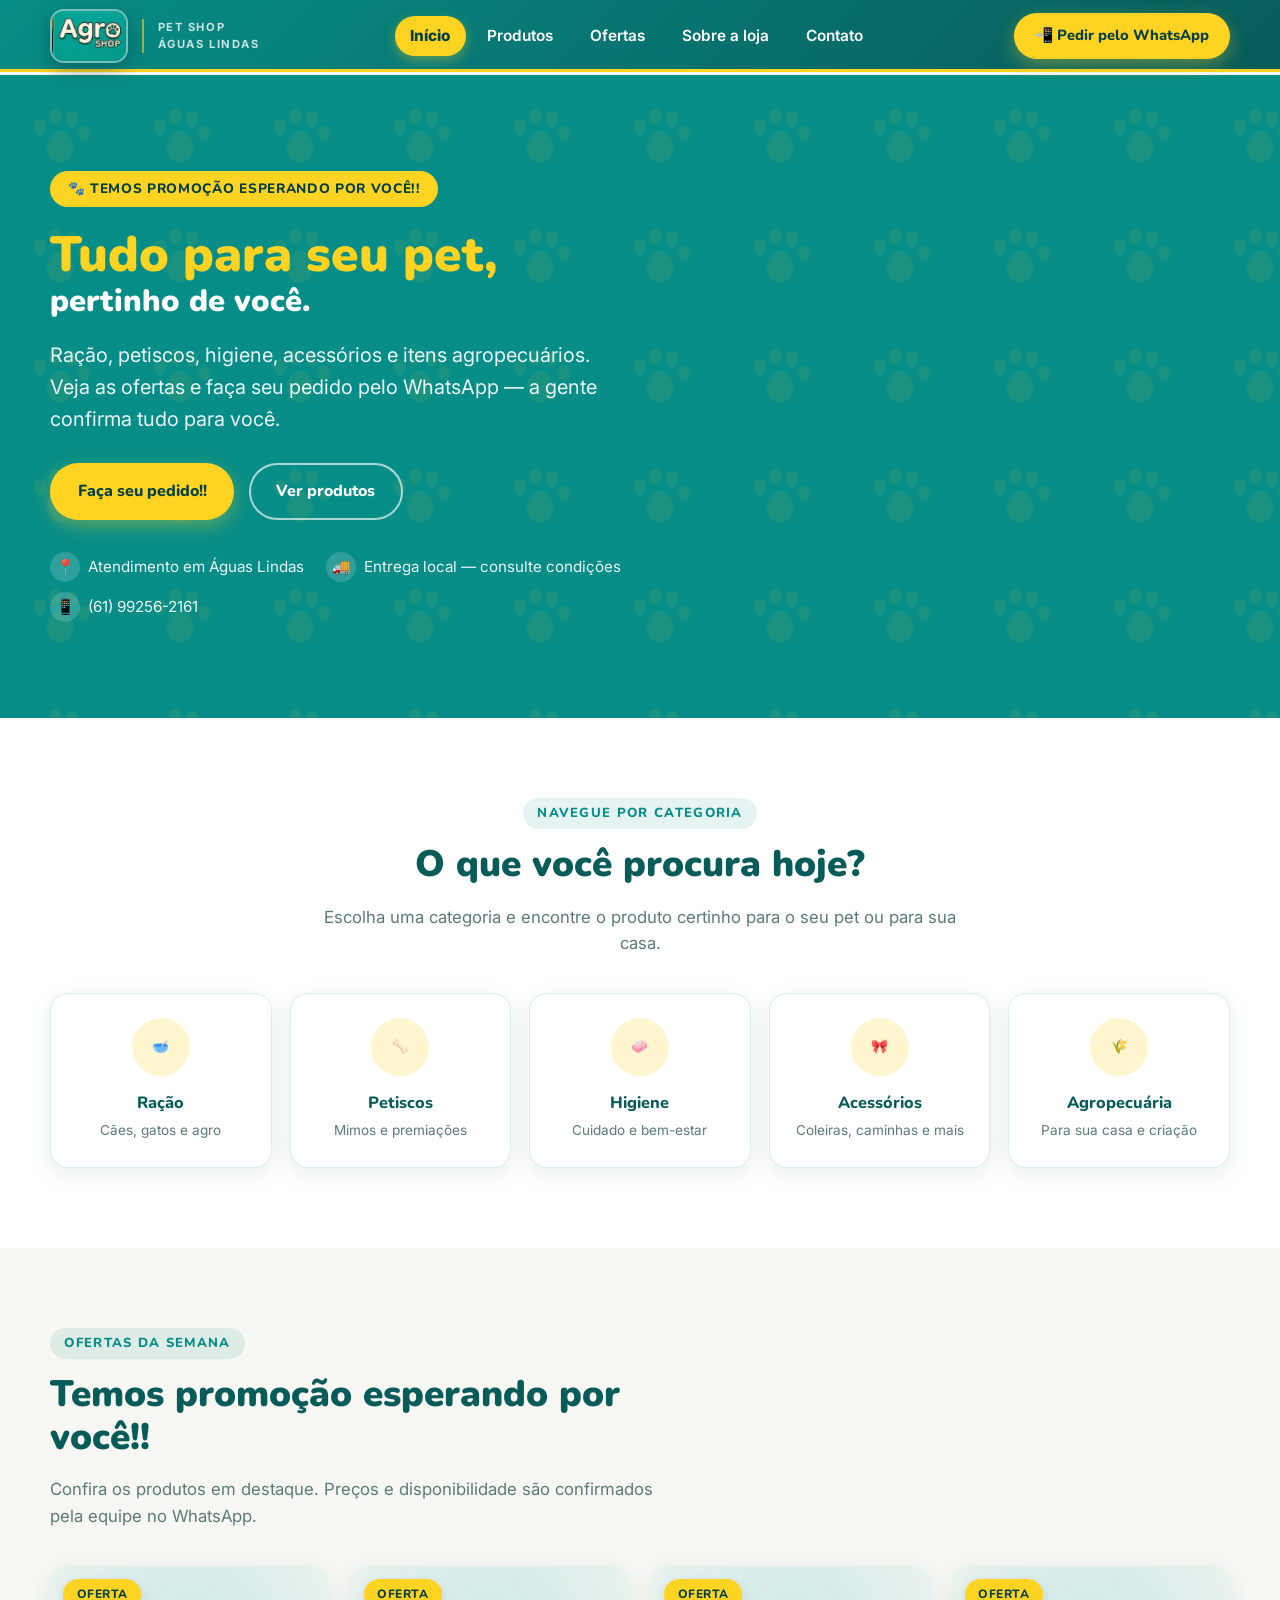
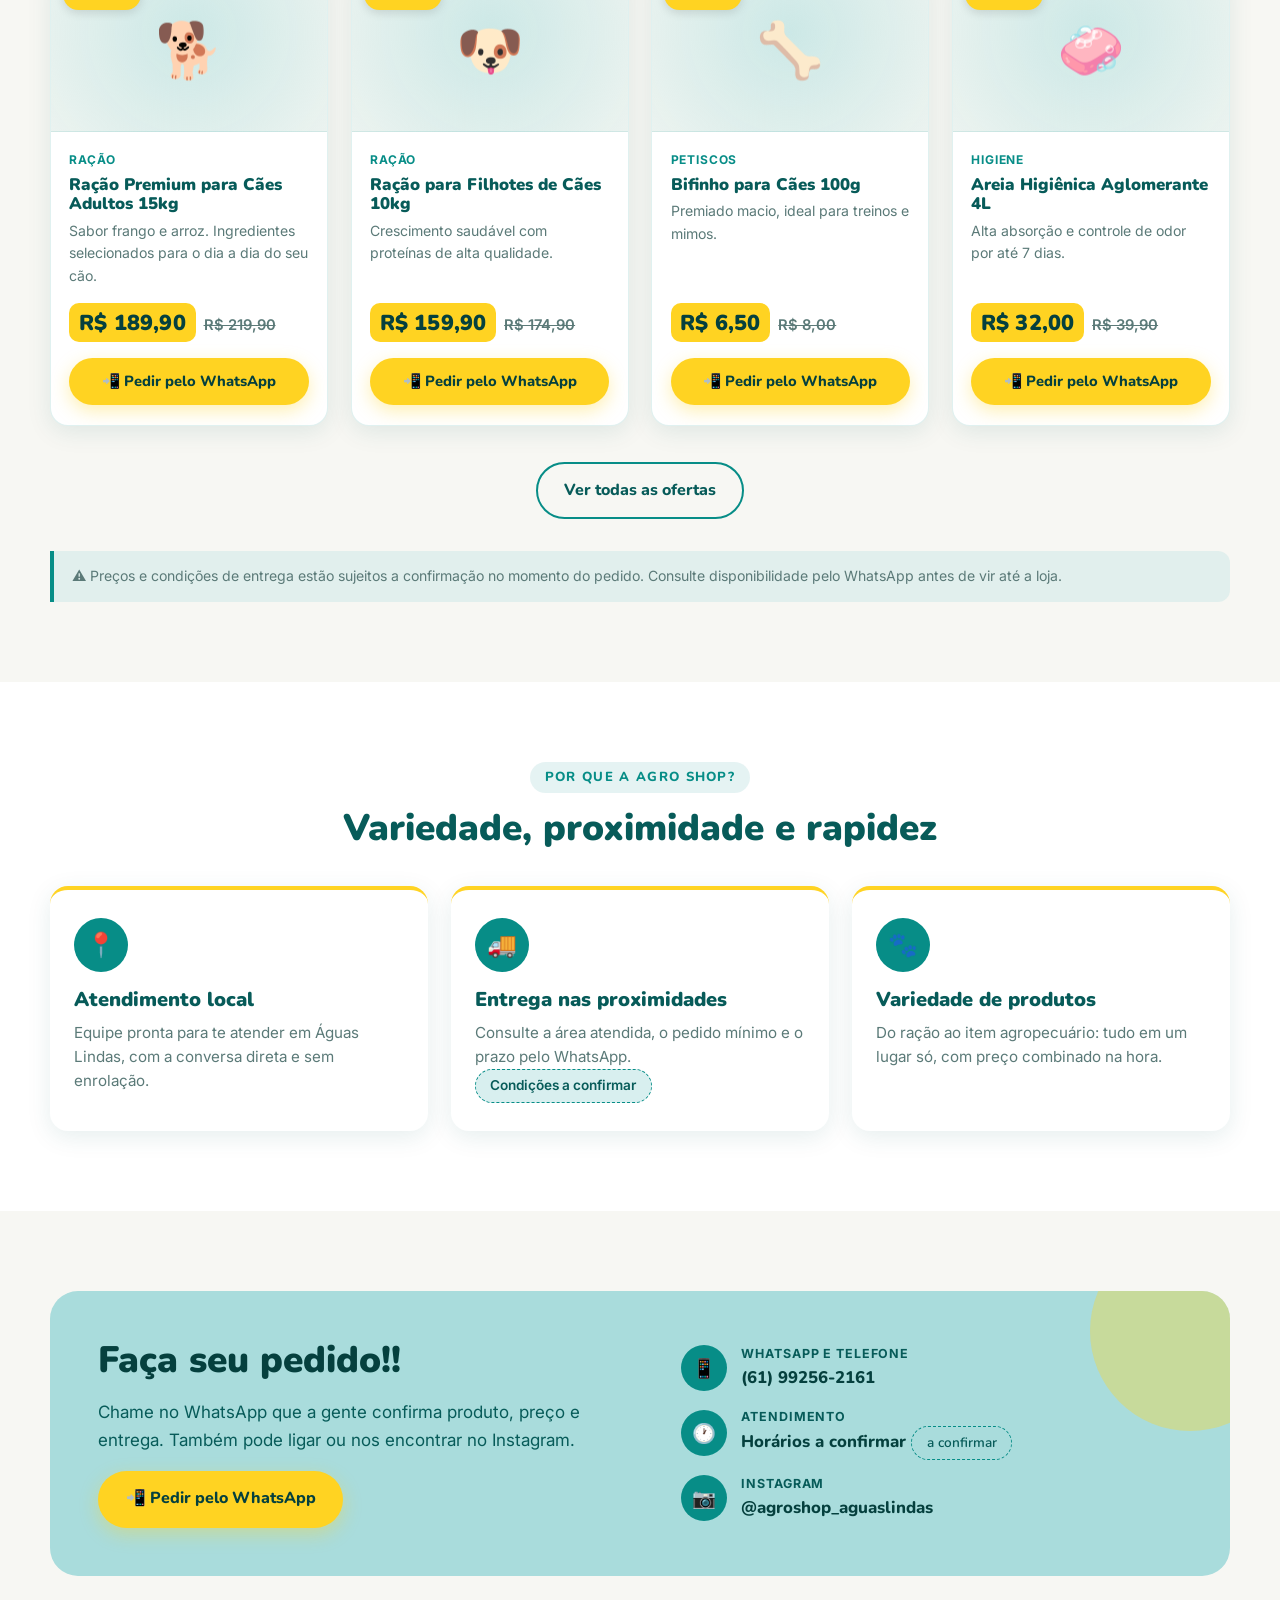
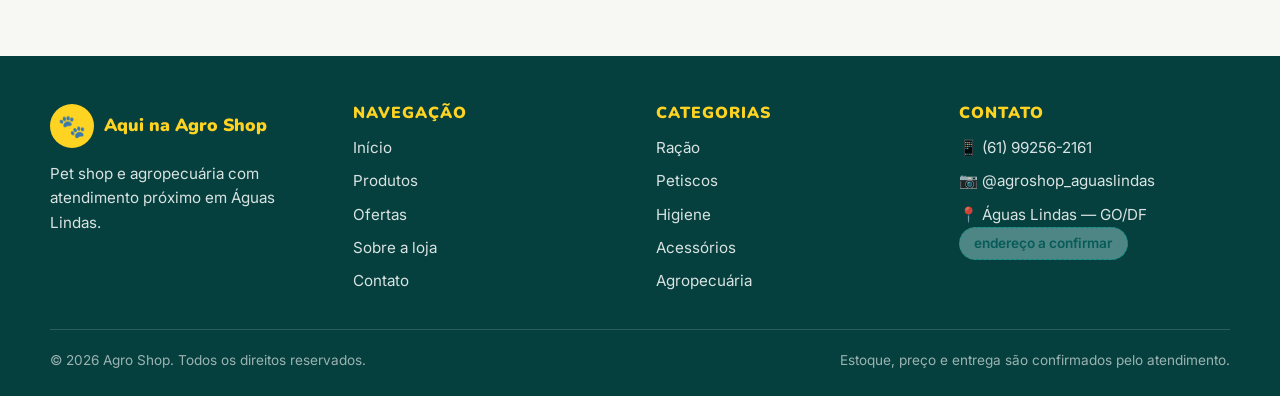
<file: index.html>
<!DOCTYPE html>
<html lang="pt-BR">
<head>
  <meta charset="UTF-8">
  <meta name="viewport" content="width=device-width, initial-scale=1.0">
  <title>Agro Shop — Pet shop e agropecuária em Águas Lindas</title>
  <meta name="description" content="Tudo para seu pet, pertinho de você. Ração, petiscos, higiene, acessórios e itens agropecuários em Águas Lindas. Faça seu pedido pelo WhatsApp.">
  <meta property="og:title" content="Agro Shop — Pet shop em Águas Lindas">
  <meta property="og:description" content="Ração, petiscos e acessórios com atendimento próximo. Peça pelo WhatsApp.">
  <meta property="og:type" content="website">
  <link rel="preconnect" href="https://fonts.googleapis.com">
  <link rel="preconnect" href="https://fonts.gstatic.com" crossorigin>
  <link href="https://fonts.googleapis.com/css2?family=Inter:wght@400;600;700&family=Nunito:wght@800;900&display=swap" rel="stylesheet">
  <link rel="stylesheet" href="css/style.css">
</head>
<body>
  <a class="pular-conteudo" href="#conteudo">Pular para o conteúdo</a>

  <header class="site-header">
    <div class="container header-inner">
      <a class="marca" href="index.html">
        <img class="marca__logo" src="img/logo.png" alt="Agro Shop" width="174" height="117">
        <span class="marca__tag">Pet shop<br>Águas Lindas</span>
      </a>

      <nav class="nav-principal" id="nav-principal" aria-label="Navegação principal">
        <a href="index.html" aria-current="page">Início</a>
        <a href="produtos.html">Produtos</a>
        <a href="ofertas.html">Ofertas</a>
        <a href="sobre.html">Sobre a loja</a>
        <a href="contato.html">Contato</a>
      </nav>

      <div class="header-acoes">
        <a class="btn btn--zap btn--pequeno" data-zap="Olá! Vim pelo site da Agro Shop e gostaria de fazer um pedido."
           href="#" aria-label="Pedir pelo WhatsApp">📲 Pedir pelo WhatsApp</a>
        <button class="btn-menu" id="btn-menu" aria-expanded="false" aria-controls="nav-principal" aria-label="Abrir menu">☰</button>
      </div>
    </div>
  </header>

  <main id="conteudo">
    <!-- Hero -->
    <section class="hero">
      <div class="container">
        <div class="hero__conteudo">
          <span class="hero__selo">🐾 Temos promoção esperando por você!!</span>
          <h1>Tudo para seu pet,<span class="linha-clara">pertinho de você.</span></h1>
          <p class="hero__sub">
            Ração, petiscos, higiene, acessórios e itens agropecuários.
            Veja as ofertas e faça seu pedido pelo WhatsApp — a gente confirma
            tudo para você.
          </p>
          <div class="hero__acoes">
            <a class="btn btn--zap" data-zap="Olá! Vim pelo site da Agro Shop e gostaria de ver as ofertas."
               href="#">Faça seu pedido!!</a>
            <a class="btn btn--contorno-claro" href="produtos.html">Ver produtos</a>
          </div>
          <ul class="hero__chips">
            <li><span class="icone" aria-hidden="true">📍</span> Atendimento em Águas Lindas</li>
            <li><span class="icone" aria-hidden="true">🚚</span> Entrega local — consulte condições</li>
            <li><span class="icone" aria-hidden="true">📱</span> (61) 99256-2161</li>
          </ul>
        </div>
      </div>
    </section>

    <!-- Categorias -->
    <section class="secao secao--clara">
      <div class="container">
        <div class="cabecalho-secao cabecalho-secao--centro">
          <span class="acento">Navegue por categoria</span>
          <h2>O que você procura hoje?</h2>
          <p>Escolha uma categoria e encontre o produto certinho para o seu pet ou para sua casa.</p>
        </div>
        <div class="grade-categorias" id="grade-categorias"></div>
      </div>
    </section>

    <!-- Ofertas da semana -->
    <section class="secao">
      <div class="container">
        <div class="cabecalho-secao">
          <span class="acento">Ofertas da semana</span>
          <h2>Temos promoção esperando por você!!</h2>
          <p>Confira os produtos em destaque. Preços e disponibilidade são confirmados pela equipe no WhatsApp.</p>
        </div>

        <div class="grade-produtos" id="grade-produtos" data-tipo="ofertas" data-limite="4"></div>

        <p style="text-align:center; margin-top:2.25rem;">
          <a class="btn btn--contorno-teal" href="ofertas.html">Ver todas as ofertas</a>
        </p>

        <div class="nota-legal">
          ⚠️ Preços e condições de entrega estão sujeitos a confirmação no momento do pedido.
          Consulte disponibilidade pelo WhatsApp antes de vir até a loja.
        </div>
      </div>
    </section>

    <!-- Vantagens -->
    <section class="secao secao--clara">
      <div class="container">
        <div class="cabecalho-secao cabecalho-secao--centro">
          <span class="acento">Por que a Agro Shop?</span>
          <h2>Variedade, proximidade e rapidez</h2>
        </div>
        <div class="grade-vantagens">
          <div class="card-vantagem">
            <span class="card-vantagem__icone" aria-hidden="true">📍</span>
            <h3>Atendimento local</h3>
            <p>Equipe pronta para te atender em Águas Lindas, com a conversa direta e sem enrolação.</p>
          </div>
          <div class="card-vantagem">
            <span class="card-vantagem__icone" aria-hidden="true">🚚</span>
            <h3>Entrega nas proximidades</h3>
            <p>Consulte a área atendida, o pedido mínimo e o prazo pelo WhatsApp. <span class="a-confirmar">Condições a confirmar</span></p>
          </div>
          <div class="card-vantagem">
            <span class="card-vantagem__icone" aria-hidden="true">🐾</span>
            <h3>Variedade de produtos</h3>
            <p>Do ração ao item agropecuário: tudo em um lugar só, com preço combinado na hora.</p>
          </div>
        </div>
      </div>
    </section>

    <!-- Faixa de contato -->
    <section class="secao">
      <div class="container">
        <div class="painel-contato">
          <div>
            <h2>Faça seu pedido!!</h2>
            <p>
              Chame no WhatsApp que a gente confirma produto, preço e entrega.
              Também pode ligar ou nos encontrar no Instagram.
            </p>
            <a class="btn btn--zap" data-zap="Olá! Vim pelo site da Agro Shop e quero fazer um pedido."
               href="#">📲 Pedir pelo WhatsApp</a>
          </div>
          <ul class="contato-lista">
            <li>
              <span class="icone" aria-hidden="true">📱</span>
              <span>
                <span class="rotulo">WhatsApp e telefone</span>
                <a href="tel:+5561992562161">(61) 99256-2161</a>
              </span>
            </li>
            <li>
              <span class="icone" aria-hidden="true">🕐</span>
              <span>
                <span class="rotulo">Atendimento</span>
                <span class="valor">Horários a confirmar <span class="a-confirmar">a confirmar</span></span>
              </span>
            </li>
            <li>
              <span class="icone" aria-hidden="true">📷</span>
              <span>
                <span class="rotulo">Instagram</span>
                <a href="https://instagram.com/agroshop_aguaslindas" target="_blank" rel="noopener">@agroshop_aguaslindas</a>
              </span>
            </li>
          </ul>
        </div>
      </div>
    </section>
  </main>

  <footer class="site-footer">
    <div class="container">
      <div class="footer-grade">
        <div>
          <div class="footer-marca">
            <span class="marca__selo" aria-hidden="true">🐾</span>
            <span class="marca__nome">Aqui na Agro Shop</span>
          </div>
          <p>Pet shop e agropecuária com atendimento próximo em Águas Lindas.</p>
        </div>
        <div>
          <h4>Navegação</h4>
          <ul>
            <li><a href="index.html">Início</a></li>
            <li><a href="produtos.html">Produtos</a></li>
            <li><a href="ofertas.html">Ofertas</a></li>
            <li><a href="sobre.html">Sobre a loja</a></li>
            <li><a href="contato.html">Contato</a></li>
          </ul>
        </div>
        <div>
          <h4>Categorias</h4>
          <ul>
            <li><a href="produtos.html?categoria=Ração">Ração</a></li>
            <li><a href="produtos.html?categoria=Petiscos">Petiscos</a></li>
            <li><a href="produtos.html?categoria=Higiene">Higiene</a></li>
            <li><a href="produtos.html?categoria=Acessórios">Acessórios</a></li>
            <li><a href="produtos.html?categoria=Agropecuária">Agropecuária</a></li>
          </ul>
        </div>
        <div>
          <h4>Contato</h4>
          <ul>
            <li>📱 <a href="tel:+5561992562161">(61) 99256-2161</a></li>
            <li>📷 <a href="https://instagram.com/agroshop_aguaslindas" target="_blank" rel="noopener">@agroshop_aguaslindas</a></li>
            <li>📍 Águas Lindas — GO/DF <span class="a-confirmar">endereço a confirmar</span></li>
          </ul>
        </div>
      </div>
      <div class="footer-obs">
        <span>© <span id="ano">2026</span> Agro Shop. Todos os direitos reservados.</span>
        <span>Estoque, preço e entrega são confirmados pelo atendimento.</span>
      </div>
    </div>
  </footer>

  <a class="zap-flutuante" data-zap="Olá! Vim pelo site da Agro Shop."
     href="#" aria-label="Falar no WhatsApp">💬</a>

  <script src="js/produtos.js"></script>
  <script src="js/main.js"></script>
</body>
</html>
</file>
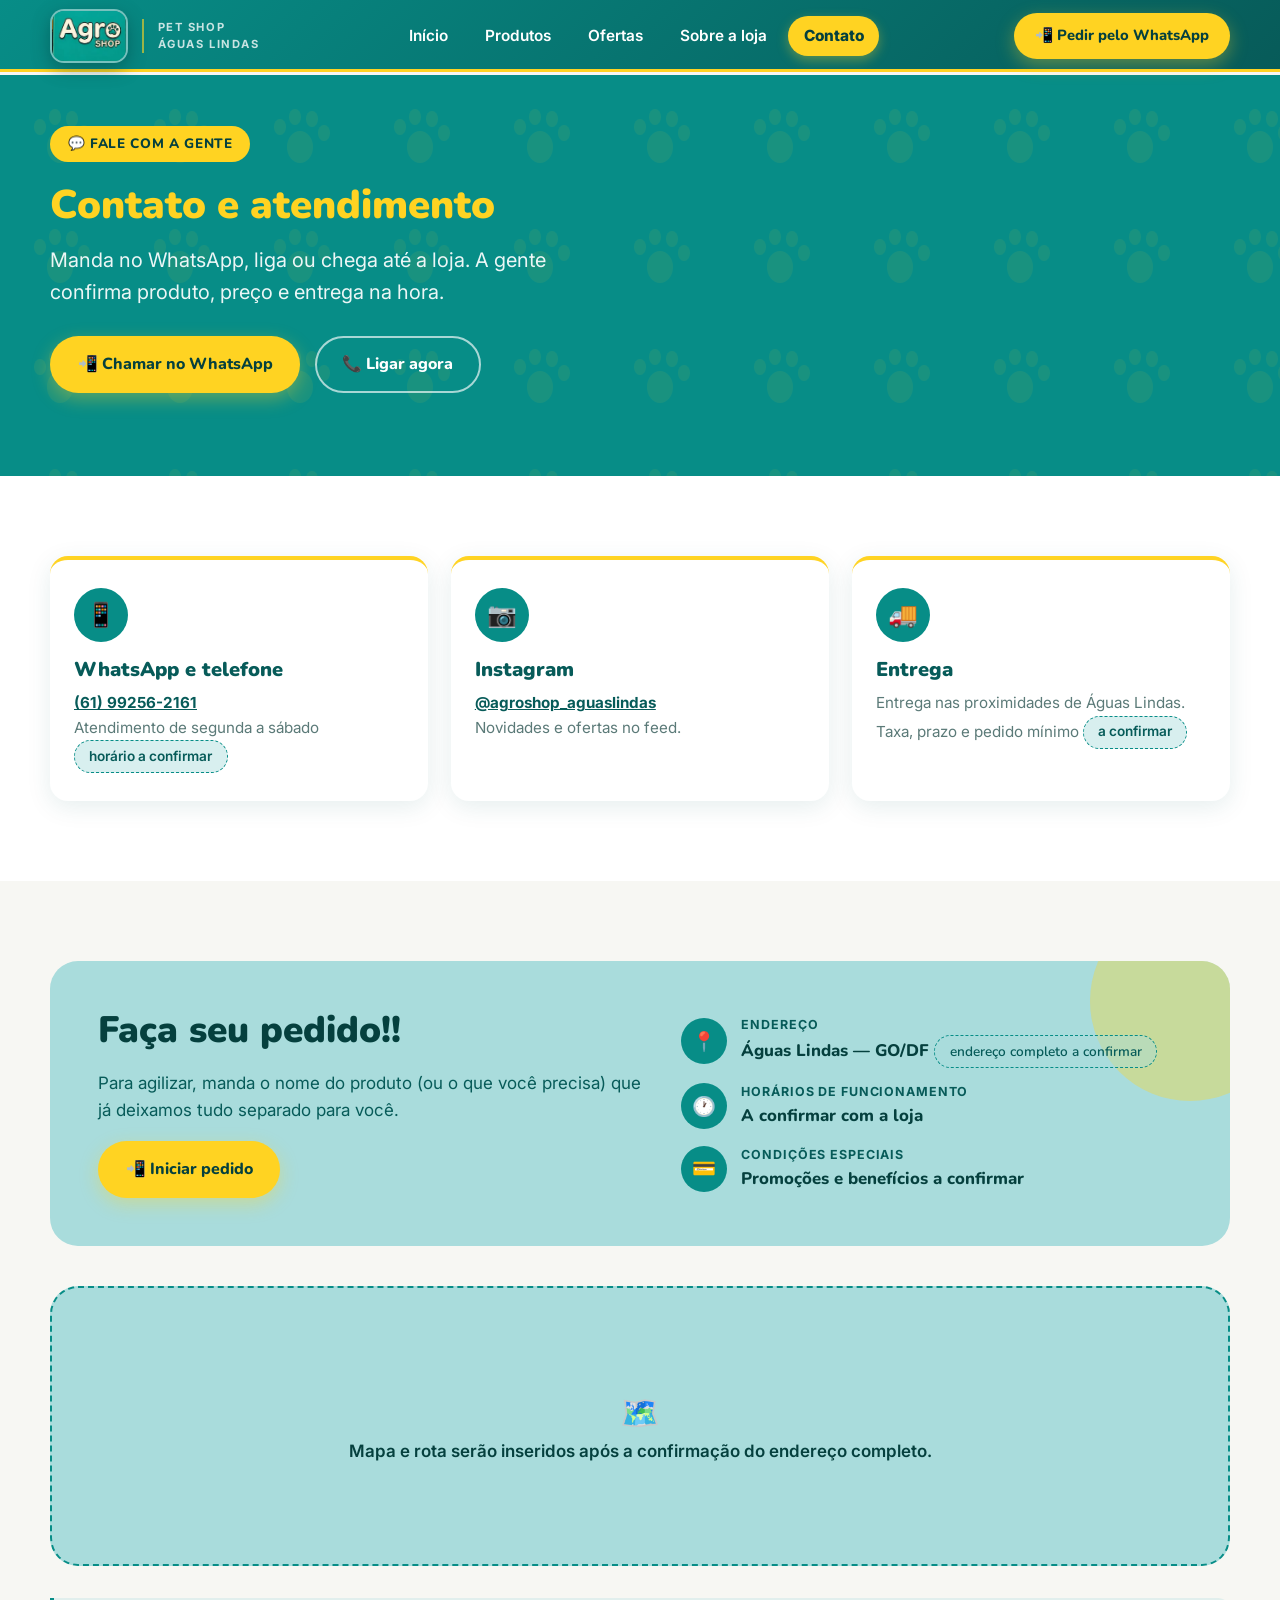
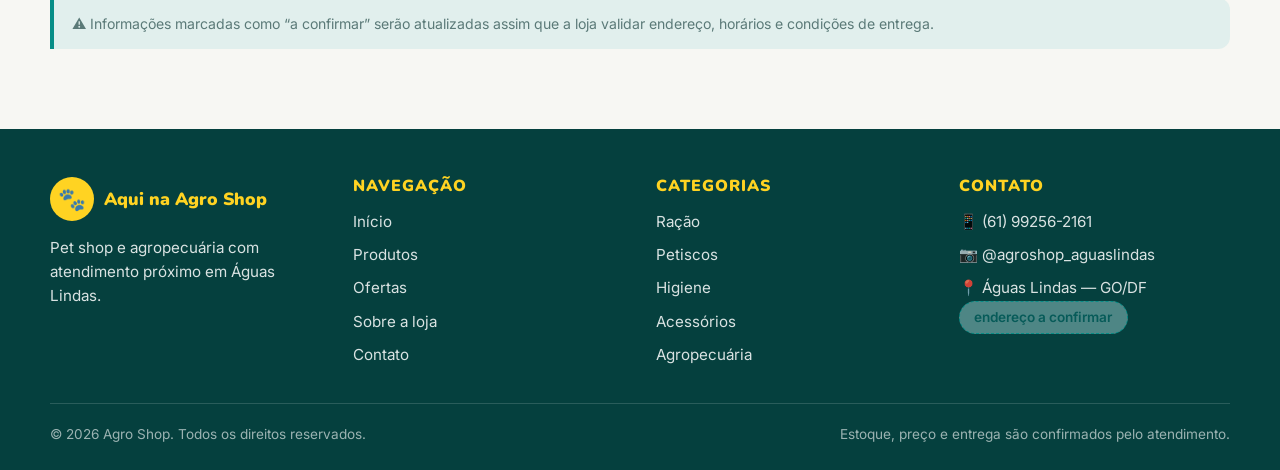
<file: contato.html>
<!DOCTYPE html>
<html lang="pt-BR">
<head>
  <meta charset="UTF-8">
  <meta name="viewport" content="width=device-width, initial-scale=1.0">
  <title>Contato — Agro Shop | WhatsApp e endereço em Águas Lindas</title>
  <meta name="description" content="Fale com a Agro Shop em Águas Lindas: WhatsApp (61) 99256-2161, endereço, horários e condições de entrega.">
  <link rel="preconnect" href="https://fonts.googleapis.com">
  <link rel="preconnect" href="https://fonts.gstatic.com" crossorigin>
  <link href="https://fonts.googleapis.com/css2?family=Inter:wght@400;600;700&family=Nunito:wght@800;900&display=swap" rel="stylesheet">
  <link rel="stylesheet" href="css/style.css">
</head>
<body>
  <a class="pular-conteudo" href="#conteudo">Pular para o conteúdo</a>

  <header class="site-header">
    <div class="container header-inner">
      <a class="marca" href="index.html">
        <img class="marca__logo" src="img/logo.png" alt="Agro Shop" width="174" height="117">
        <span class="marca__tag">Pet shop<br>Águas Lindas</span>
      </a>
      <nav class="nav-principal" id="nav-principal" aria-label="Navegação principal">
        <a href="index.html">Início</a>
        <a href="produtos.html">Produtos</a>
        <a href="ofertas.html">Ofertas</a>
        <a href="sobre.html">Sobre a loja</a>
        <a href="contato.html" aria-current="page">Contato</a>
      </nav>
      <div class="header-acoes">
        <a class="btn btn--zap btn--pequeno" data-zap="Olá! Vim pelo site da Agro Shop."
           href="#" aria-label="Pedir pelo WhatsApp">📲 Pedir pelo WhatsApp</a>
        <button class="btn-menu" id="btn-menu" aria-expanded="false" aria-controls="nav-principal" aria-label="Abrir menu">☰</button>
      </div>
    </div>
  </header>

  <main id="conteudo">
    <section class="hero hero--compacto">
      <div class="container">
        <div class="hero__conteudo">
          <span class="hero__selo">💬 Fale com a gente</span>
          <h1>Contato e atendimento</h1>
          <p class="hero__sub">
            Manda no WhatsApp, liga ou chega até a loja.
            A gente confirma produto, preço e entrega na hora.
          </p>
          <div class="hero__acoes">
            <a class="btn btn--zap"
               data-zap="Olá! Vim pelo site da Agro Shop e preciso de ajuda."
               href="#">📲 Chamar no WhatsApp</a>
            <a class="btn btn--contorno-claro" href="tel:+5561992562161">📞 Ligar agora</a>
          </div>
        </div>
      </div>
    </section>

    <section class="secao secao--clara">
      <div class="container">
        <div class="grade-vantagens">
          <div class="card-vantagem">
            <span class="card-vantagem__icone" aria-hidden="true">📱</span>
            <h3>WhatsApp e telefone</h3>
            <p>
              <a href="tel:+5561992562161"><strong>(61) 99256-2161</strong></a><br>
              Atendimento de segunda a sábado <span class="a-confirmar">horário a confirmar</span>
            </p>
          </div>
          <div class="card-vantagem">
            <span class="card-vantagem__icone" aria-hidden="true">📷</span>
            <h3>Instagram</h3>
            <p>
              <a href="https://instagram.com/agroshop_aguaslindas" target="_blank" rel="noopener"><strong>@agroshop_aguaslindas</strong></a><br>
              Novidades e ofertas no feed.
            </p>
          </div>
          <div class="card-vantagem">
            <span class="card-vantagem__icone" aria-hidden="true">🚚</span>
            <h3>Entrega</h3>
            <p>
              Entrega nas proximidades de Águas Lindas.
              Taxa, prazo e pedido mínimo <span class="a-confirmar">a confirmar</span>
            </p>
          </div>
        </div>
      </div>
    </section>

    <section class="secao">
      <div class="container">
        <div class="painel-contato">
          <div>
            <h2>Faça seu pedido!!</h2>
            <p>
              Para agilizar, manda o nome do produto (ou o que você precisa)
              que já deixamos tudo separado para você.
            </p>
            <a class="btn btn--zap"
               data-zap="Olá! Vim pelo site da Agro Shop e quero fazer um pedido."
               href="#">📲 Iniciar pedido</a>
          </div>
          <ul class="contato-lista">
            <li>
              <span class="icone" aria-hidden="true">📍</span>
              <span>
                <span class="rotulo">Endereço</span>
                <span class="valor">Águas Lindas — GO/DF <span class="a-confirmar">endereço completo a confirmar</span></span>
              </span>
            </li>
            <li>
              <span class="icone" aria-hidden="true">🕐</span>
              <span>
                <span class="rotulo">Horários de funcionamento</span>
                <span class="valor">A confirmar com a loja</span>
              </span>
            </li>
            <li>
              <span class="icone" aria-hidden="true">💳</span>
              <span>
                <span class="rotulo">Condições especiais</span>
                <span class="valor">Promoções e benefícios a confirmar</span>
              </span>
            </li>
          </ul>
        </div>

        <div style="margin-top:2.5rem;">
          <div class="mapa-placeholder">
            <div>
              <span style="font-size:2rem;" aria-hidden="true">🗺️</span><br>
              Mapa e rota serão inseridos após a confirmação do endereço completo.
            </div>
          </div>
        </div>

        <div class="nota-legal">
          ⚠️ Informações marcadas como “a confirmar” serão atualizadas assim que a loja
          validar endereço, horários e condições de entrega.
        </div>
      </div>
    </section>
  </main>

  <footer class="site-footer">
    <div class="container">
      <div class="footer-grade">
        <div>
          <div class="footer-marca">
            <span class="marca__selo" aria-hidden="true">🐾</span>
            <span class="marca__nome">Aqui na Agro Shop</span>
          </div>
          <p>Pet shop e agropecuária com atendimento próximo em Águas Lindas.</p>
        </div>
        <div>
          <h4>Navegação</h4>
          <ul>
            <li><a href="index.html">Início</a></li>
            <li><a href="produtos.html">Produtos</a></li>
            <li><a href="ofertas.html">Ofertas</a></li>
            <li><a href="sobre.html">Sobre a loja</a></li>
            <li><a href="contato.html">Contato</a></li>
          </ul>
        </div>
        <div>
          <h4>Categorias</h4>
          <ul>
            <li><a href="produtos.html?categoria=Ração">Ração</a></li>
            <li><a href="produtos.html?categoria=Petiscos">Petiscos</a></li>
            <li><a href="produtos.html?categoria=Higiene">Higiene</a></li>
            <li><a href="produtos.html?categoria=Acessórios">Acessórios</a></li>
            <li><a href="produtos.html?categoria=Agropecuária">Agropecuária</a></li>
          </ul>
        </div>
        <div>
          <h4>Contato</h4>
          <ul>
            <li>📱 <a href="tel:+5561992562161">(61) 99256-2161</a></li>
            <li>📷 <a href="https://instagram.com/agroshop_aguaslindas" target="_blank" rel="noopener">@agroshop_aguaslindas</a></li>
            <li>📍 Águas Lindas — GO/DF <span class="a-confirmar">endereço a confirmar</span></li>
          </ul>
        </div>
      </div>
      <div class="footer-obs">
        <span>© <span id="ano">2026</span> Agro Shop. Todos os direitos reservados.</span>
        <span>Estoque, preço e entrega são confirmados pelo atendimento.</span>
      </div>
    </div>
  </footer>

  <a class="zap-flutuante" data-zap="Olá! Vim pelo site da Agro Shop." href="#" aria-label="Falar no WhatsApp">💬</a>

  <script src="js/produtos.js"></script>
  <script src="js/main.js"></script>
</body>
</html>
</file>
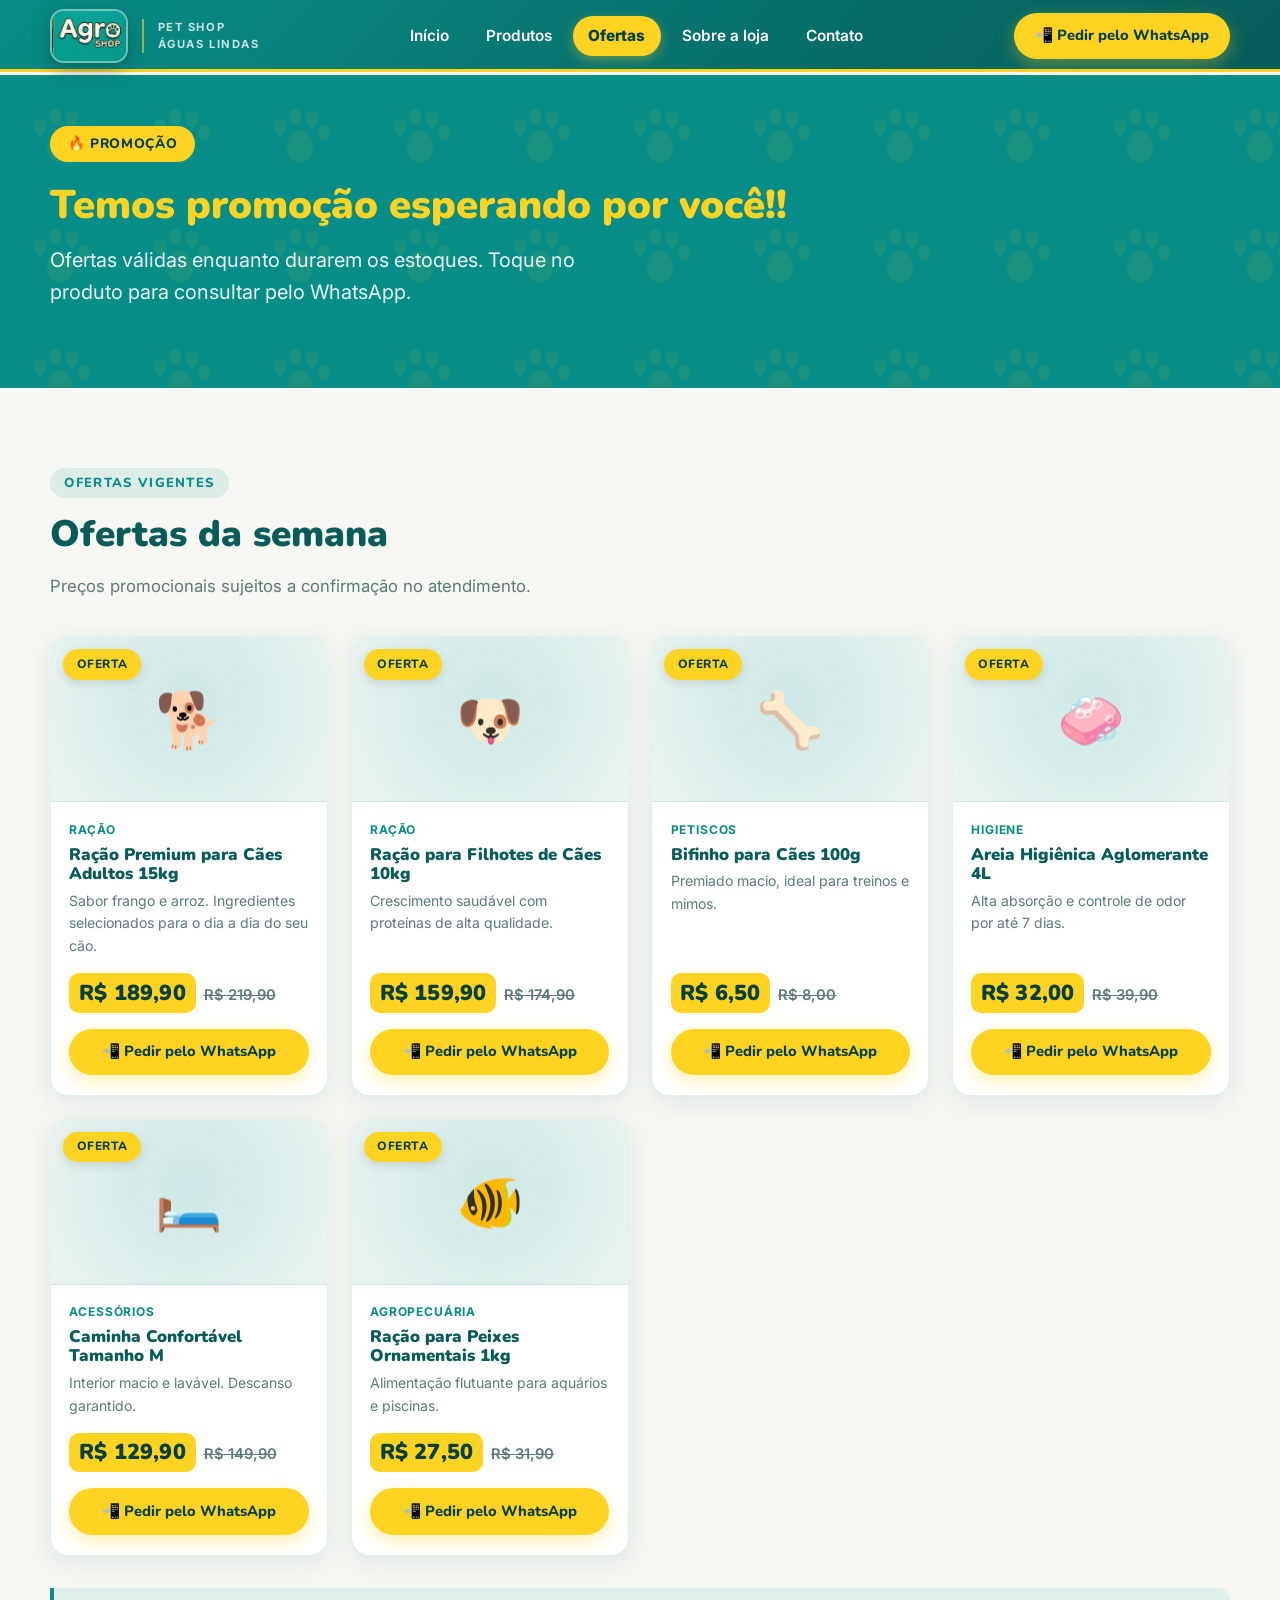
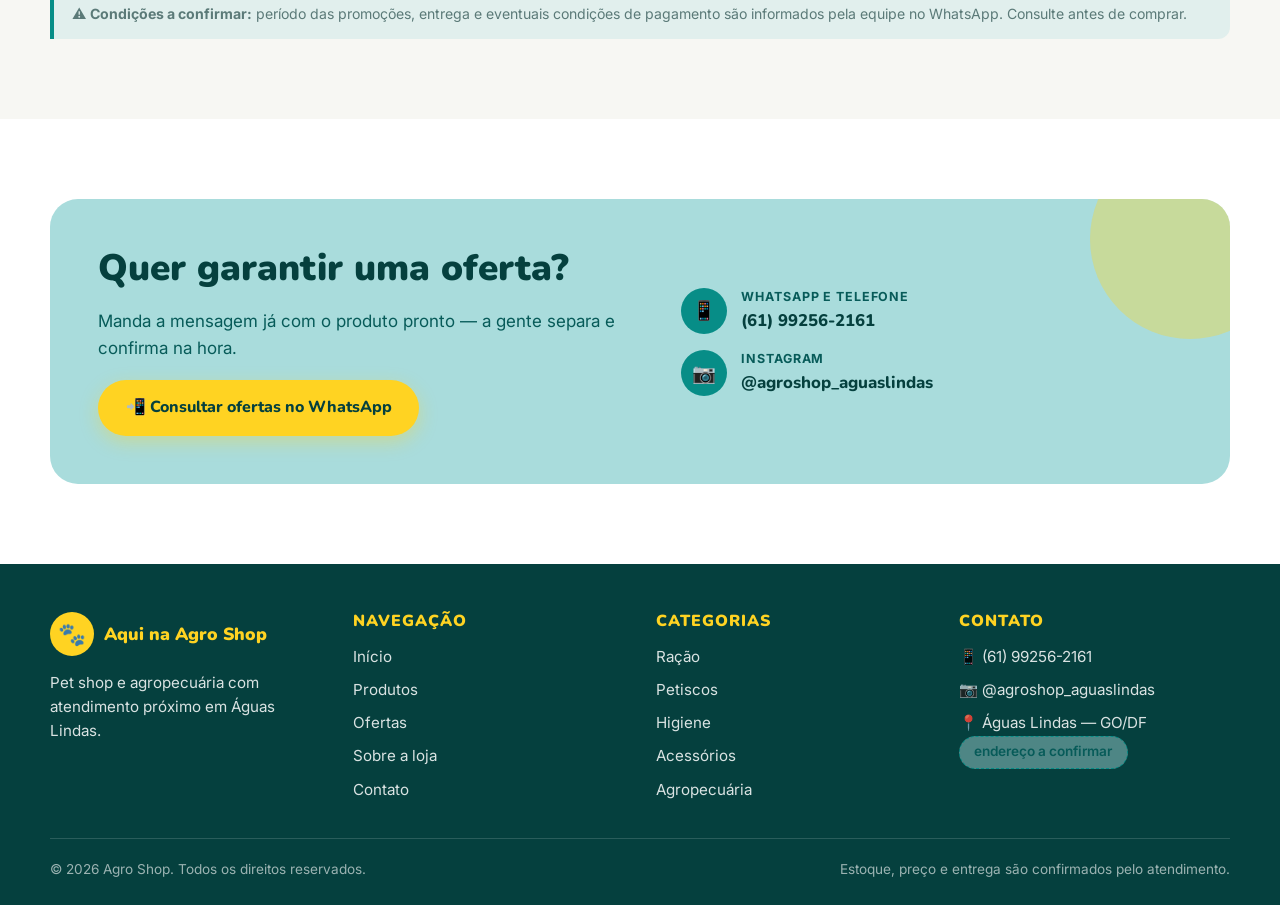
<file: ofertas.html>
<!DOCTYPE html>
<html lang="pt-BR">
<head>
  <meta charset="UTF-8">
  <meta name="viewport" content="width=device-width, initial-scale=1.0">
  <title>Ofertas — Agro Shop | Promoções em Águas Lindas</title>
  <meta name="description" content="Ofertas da semana na Agro Shop: confira as promoções de ração, petiscos e acessórios e peça pelo WhatsApp.">
  <link rel="preconnect" href="https://fonts.googleapis.com">
  <link rel="preconnect" href="https://fonts.gstatic.com" crossorigin>
  <link href="https://fonts.googleapis.com/css2?family=Inter:wght@400;600;700&family=Nunito:wght@800;900&display=swap" rel="stylesheet">
  <link rel="stylesheet" href="css/style.css">
</head>
<body>
  <a class="pular-conteudo" href="#conteudo">Pular para o conteúdo</a>

  <header class="site-header">
    <div class="container header-inner">
      <a class="marca" href="index.html">
        <img class="marca__logo" src="img/logo.png" alt="Agro Shop" width="174" height="117">
        <span class="marca__tag">Pet shop<br>Águas Lindas</span>
      </a>
      <nav class="nav-principal" id="nav-principal" aria-label="Navegação principal">
        <a href="index.html">Início</a>
        <a href="produtos.html">Produtos</a>
        <a href="ofertas.html" aria-current="page">Ofertas</a>
        <a href="sobre.html">Sobre a loja</a>
        <a href="contato.html">Contato</a>
      </nav>
      <div class="header-acoes">
        <a class="btn btn--zap btn--pequeno" data-zap="Olá! Vim pelo site da Agro Shop e gostaria de ver as ofertas."
           href="#" aria-label="Pedir pelo WhatsApp">📲 Pedir pelo WhatsApp</a>
        <button class="btn-menu" id="btn-menu" aria-expanded="false" aria-controls="nav-principal" aria-label="Abrir menu">☰</button>
      </div>
    </div>
  </header>

  <main id="conteudo">
    <section class="hero hero--compacto">
      <div class="container">
        <div class="hero__conteudo">
          <span class="hero__selo">🔥 Promoção</span>
          <h1>Temos promoção esperando por você!!</h1>
          <p class="hero__sub">
            Ofertas válidas enquanto durarem os estoques.
            Toque no produto para consultar pelo WhatsApp.
          </p>
        </div>
      </div>
    </section>

    <section class="secao">
      <div class="container">
        <div class="cabecalho-secao">
          <span class="acento">Ofertas vigentes</span>
          <h2>Ofertas da semana</h2>
          <p>Preços promocionais sujeitos a confirmação no atendimento.</p>
        </div>

        <div class="grade-produtos" id="grade-produtos" data-tipo="ofertas"></div>

        <div class="nota-legal">
          ⚠️ <strong>Condições a confirmar:</strong> período das promoções, entrega e eventuais
          condições de pagamento são informados pela equipe no WhatsApp. Consulte antes de comprar.
        </div>
      </div>
    </section>

    <section class="secao secao--clara">
      <div class="container">
        <div class="painel-contato">
          <div>
            <h2>Quer garantir uma oferta?</h2>
            <p>Manda a mensagem já com o produto pronto — a gente separa e confirma na hora.</p>
            <a class="btn btn--zap"
               data-zap="Olá! Vim pelo site da Agro Shop e quero consultar as ofertas vigentes."
               href="#">📲 Consultar ofertas no WhatsApp</a>
          </div>
          <ul class="contato-lista">
            <li>
              <span class="icone" aria-hidden="true">📱</span>
              <span>
                <span class="rotulo">WhatsApp e telefone</span>
                <a href="tel:+5561992562161">(61) 99256-2161</a>
              </span>
            </li>
            <li>
              <span class="icone" aria-hidden="true">📷</span>
              <span>
                <span class="rotulo">Instagram</span>
                <a href="https://instagram.com/agroshop_aguaslindas" target="_blank" rel="noopener">@agroshop_aguaslindas</a>
              </span>
            </li>
          </ul>
        </div>
      </div>
    </section>
  </main>

  <footer class="site-footer">
    <div class="container">
      <div class="footer-grade">
        <div>
          <div class="footer-marca">
            <span class="marca__selo" aria-hidden="true">🐾</span>
            <span class="marca__nome">Aqui na Agro Shop</span>
          </div>
          <p>Pet shop e agropecuária com atendimento próximo em Águas Lindas.</p>
        </div>
        <div>
          <h4>Navegação</h4>
          <ul>
            <li><a href="index.html">Início</a></li>
            <li><a href="produtos.html">Produtos</a></li>
            <li><a href="ofertas.html">Ofertas</a></li>
            <li><a href="sobre.html">Sobre a loja</a></li>
            <li><a href="contato.html">Contato</a></li>
          </ul>
        </div>
        <div>
          <h4>Categorias</h4>
          <ul>
            <li><a href="produtos.html?categoria=Ração">Ração</a></li>
            <li><a href="produtos.html?categoria=Petiscos">Petiscos</a></li>
            <li><a href="produtos.html?categoria=Higiene">Higiene</a></li>
            <li><a href="produtos.html?categoria=Acessórios">Acessórios</a></li>
            <li><a href="produtos.html?categoria=Agropecuária">Agropecuária</a></li>
          </ul>
        </div>
        <div>
          <h4>Contato</h4>
          <ul>
            <li>📱 <a href="tel:+5561992562161">(61) 99256-2161</a></li>
            <li>📷 <a href="https://instagram.com/agroshop_aguaslindas" target="_blank" rel="noopener">@agroshop_aguaslindas</a></li>
            <li>📍 Águas Lindas — GO/DF <span class="a-confirmar">endereço a confirmar</span></li>
          </ul>
        </div>
      </div>
      <div class="footer-obs">
        <span>© <span id="ano">2026</span> Agro Shop. Todos os direitos reservados.</span>
        <span>Estoque, preço e entrega são confirmados pelo atendimento.</span>
      </div>
    </div>
  </footer>

  <a class="zap-flutuante" data-zap="Olá! Vim pelo site da Agro Shop." href="#" aria-label="Falar no WhatsApp">💬</a>

  <script src="js/produtos.js"></script>
  <script src="js/main.js"></script>
</body>
</html>
</file>
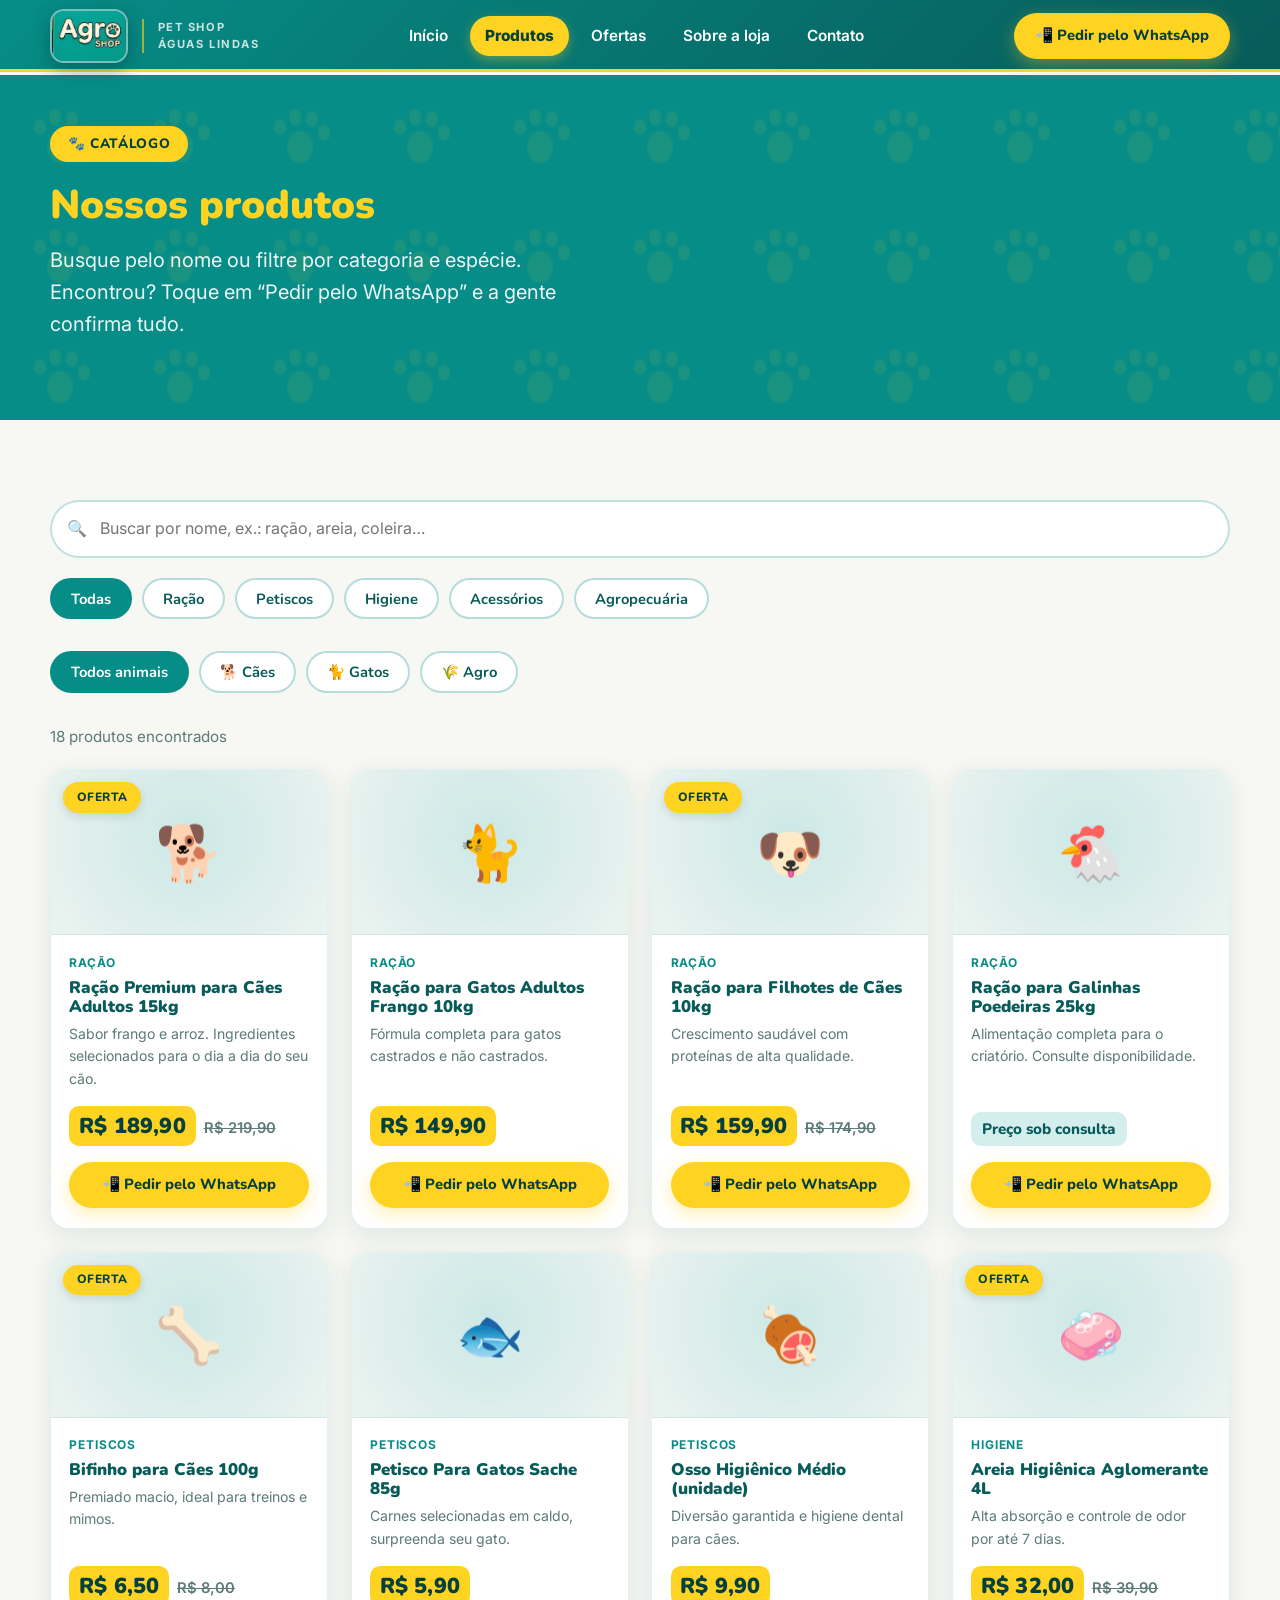
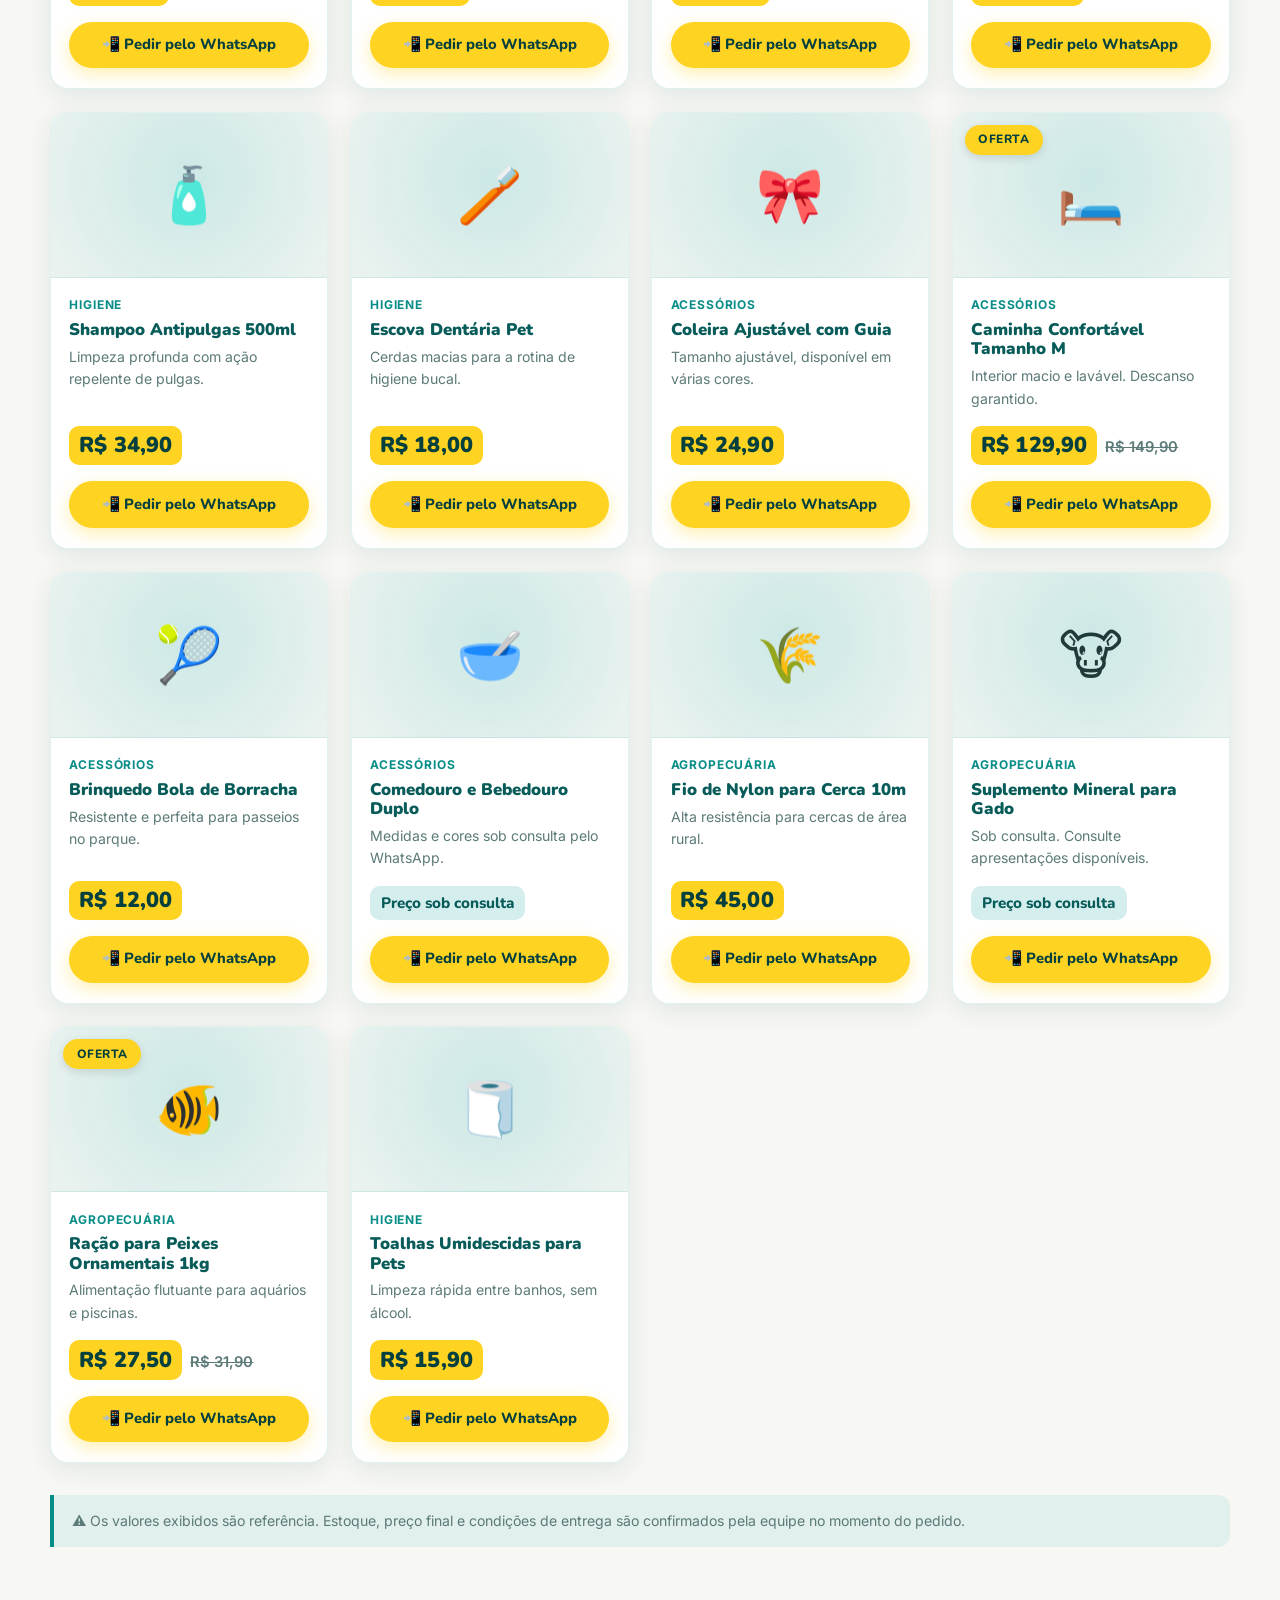
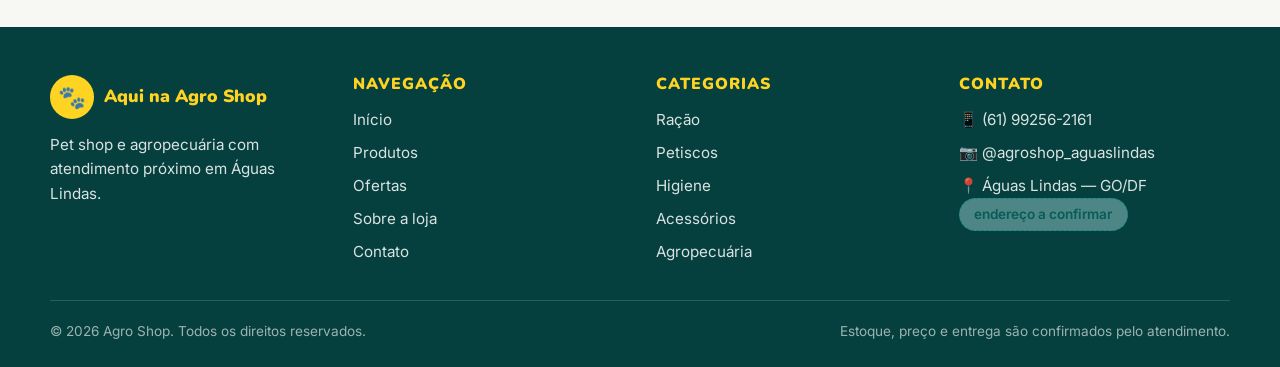
<file: produtos.html>
<!DOCTYPE html>
<html lang="pt-BR">
<head>
  <meta charset="UTF-8">
  <meta name="viewport" content="width=device-width, initial-scale=1.0">
  <title>Produtos — Agro Shop | Pet shop em Águas Lindas</title>
  <meta name="description" content="Catálogo da Agro Shop: ração, petiscos, higiene, acessórios e itens agropecuários. Encontre pelo nome e peça pelo WhatsApp.">
  <link rel="preconnect" href="https://fonts.googleapis.com">
  <link rel="preconnect" href="https://fonts.gstatic.com" crossorigin>
  <link href="https://fonts.googleapis.com/css2?family=Inter:wght@400;600;700&family=Nunito:wght@800;900&display=swap" rel="stylesheet">
  <link rel="stylesheet" href="css/style.css">
</head>
<body>
  <a class="pular-conteudo" href="#conteudo">Pular para o conteúdo</a>

  <header class="site-header">
    <div class="container header-inner">
      <a class="marca" href="index.html">
        <img class="marca__logo" src="img/logo.png" alt="Agro Shop" width="174" height="117">
        <span class="marca__tag">Pet shop<br>Águas Lindas</span>
      </a>
      <nav class="nav-principal" id="nav-principal" aria-label="Navegação principal">
        <a href="index.html">Início</a>
        <a href="produtos.html" aria-current="page">Produtos</a>
        <a href="ofertas.html">Ofertas</a>
        <a href="sobre.html">Sobre a loja</a>
        <a href="contato.html">Contato</a>
      </nav>
      <div class="header-acoes">
        <a class="btn btn--zap btn--pequeno" data-zap="Olá! Vim pelo site da Agro Shop e gostaria de fazer um pedido."
           href="#" aria-label="Pedir pelo WhatsApp">📲 Pedir pelo WhatsApp</a>
        <button class="btn-menu" id="btn-menu" aria-expanded="false" aria-controls="nav-principal" aria-label="Abrir menu">☰</button>
      </div>
    </div>
  </header>

  <main id="conteudo">
    <section class="hero hero--compacto">
      <div class="container">
        <div class="hero__conteudo">
          <span class="hero__selo">🐾 Catálogo</span>
          <h1>Nossos produtos</h1>
          <p class="hero__sub">
            Busque pelo nome ou filtre por categoria e espécie.
            Encontrou? Toque em “Pedir pelo WhatsApp” e a gente confirma tudo.
          </p>
        </div>
      </div>
    </section>

    <section class="secao">
      <div class="container">
        <div class="barra-busca">
          <div class="campo-busca">
            <label class="rotulo-oculto" for="busca" style="position:absolute;left:-9999px;">Buscar produto</label>
            <input type="search" id="busca" placeholder="Buscar por nome, ex.: ração, areia, coleira…" autocomplete="off">
          </div>
        </div>

        <div class="filtros" role="group" aria-label="Filtrar por categoria">
          <button class="filtro" data-grupo="categoria" data-valor="todos" aria-pressed="true">Todas</button>
          <button class="filtro" data-grupo="categoria" data-valor="Ração" aria-pressed="false">Ração</button>
          <button class="filtro" data-grupo="categoria" data-valor="Petiscos" aria-pressed="false">Petiscos</button>
          <button class="filtro" data-grupo="categoria" data-valor="Higiene" aria-pressed="false">Higiene</button>
          <button class="filtro" data-grupo="categoria" data-valor="Acessórios" aria-pressed="false">Acessórios</button>
          <button class="filtro" data-grupo="categoria" data-valor="Agropecuária" aria-pressed="false">Agropecuária</button>
        </div>

        <div class="filtros" role="group" aria-label="Filtrar por espécie">
          <button class="filtro" data-grupo="especie" data-valor="todas" aria-pressed="true">Todos animais</button>
          <button class="filtro" data-grupo="especie" data-valor="cao" aria-pressed="false">🐕 Cães</button>
          <button class="filtro" data-grupo="especie" data-valor="gato" aria-pressed="false">🐈 Gatos</button>
          <button class="filtro" data-grupo="especie" data-valor="agro" aria-pressed="false">🌾 Agro</button>
        </div>

        <p class="contador-resultados" id="contador" aria-live="polite">Carregando produtos…</p>

        <div class="grade-produtos" id="grade-produtos" data-tipo="todos"></div>

        <div class="nota-legal">
          ⚠️ Os valores exibidos são referência. Estoque, preço final e condições de entrega
          são confirmados pela equipe no momento do pedido.
        </div>
      </div>
    </section>
  </main>

  <footer class="site-footer">
    <div class="container">
      <div class="footer-grade">
        <div>
          <div class="footer-marca">
            <span class="marca__selo" aria-hidden="true">🐾</span>
            <span class="marca__nome">Aqui na Agro Shop</span>
          </div>
          <p>Pet shop e agropecuária com atendimento próximo em Águas Lindas.</p>
        </div>
        <div>
          <h4>Navegação</h4>
          <ul>
            <li><a href="index.html">Início</a></li>
            <li><a href="produtos.html">Produtos</a></li>
            <li><a href="ofertas.html">Ofertas</a></li>
            <li><a href="sobre.html">Sobre a loja</a></li>
            <li><a href="contato.html">Contato</a></li>
          </ul>
        </div>
        <div>
          <h4>Categorias</h4>
          <ul>
            <li><a href="produtos.html?categoria=Ração">Ração</a></li>
            <li><a href="produtos.html?categoria=Petiscos">Petiscos</a></li>
            <li><a href="produtos.html?categoria=Higiene">Higiene</a></li>
            <li><a href="produtos.html?categoria=Acessórios">Acessórios</a></li>
            <li><a href="produtos.html?categoria=Agropecuária">Agropecuária</a></li>
          </ul>
        </div>
        <div>
          <h4>Contato</h4>
          <ul>
            <li>📱 <a href="tel:+5561992562161">(61) 99256-2161</a></li>
            <li>📷 <a href="https://instagram.com/agroshop_aguaslindas" target="_blank" rel="noopener">@agroshop_aguaslindas</a></li>
            <li>📍 Águas Lindas — GO/DF <span class="a-confirmar">endereço a confirmar</span></li>
          </ul>
        </div>
      </div>
      <div class="footer-obs">
        <span>© <span id="ano">2026</span> Agro Shop. Todos os direitos reservados.</span>
        <span>Estoque, preço e entrega são confirmados pelo atendimento.</span>
      </div>
    </div>
  </footer>

  <a class="zap-flutuante" data-zap="Olá! Vim pelo site da Agro Shop." href="#" aria-label="Falar no WhatsApp">💬</a>

  <script src="js/produtos.js"></script>
  <script src="js/main.js"></script>
  <script>
    // Pré-seleciona categoria vinda da home (produtos.html?categoria=Ração)
    document.addEventListener("DOMContentLoaded", () => {
      const categoria = new URLSearchParams(location.search).get("categoria");
      if (!categoria) return;
      const botao = document.querySelector(`.filtro[data-valor="${CSS.escape(categoria)}"]`);
      if (botao) botao.click();
    });
  </script>
</body>
</html>
</file>
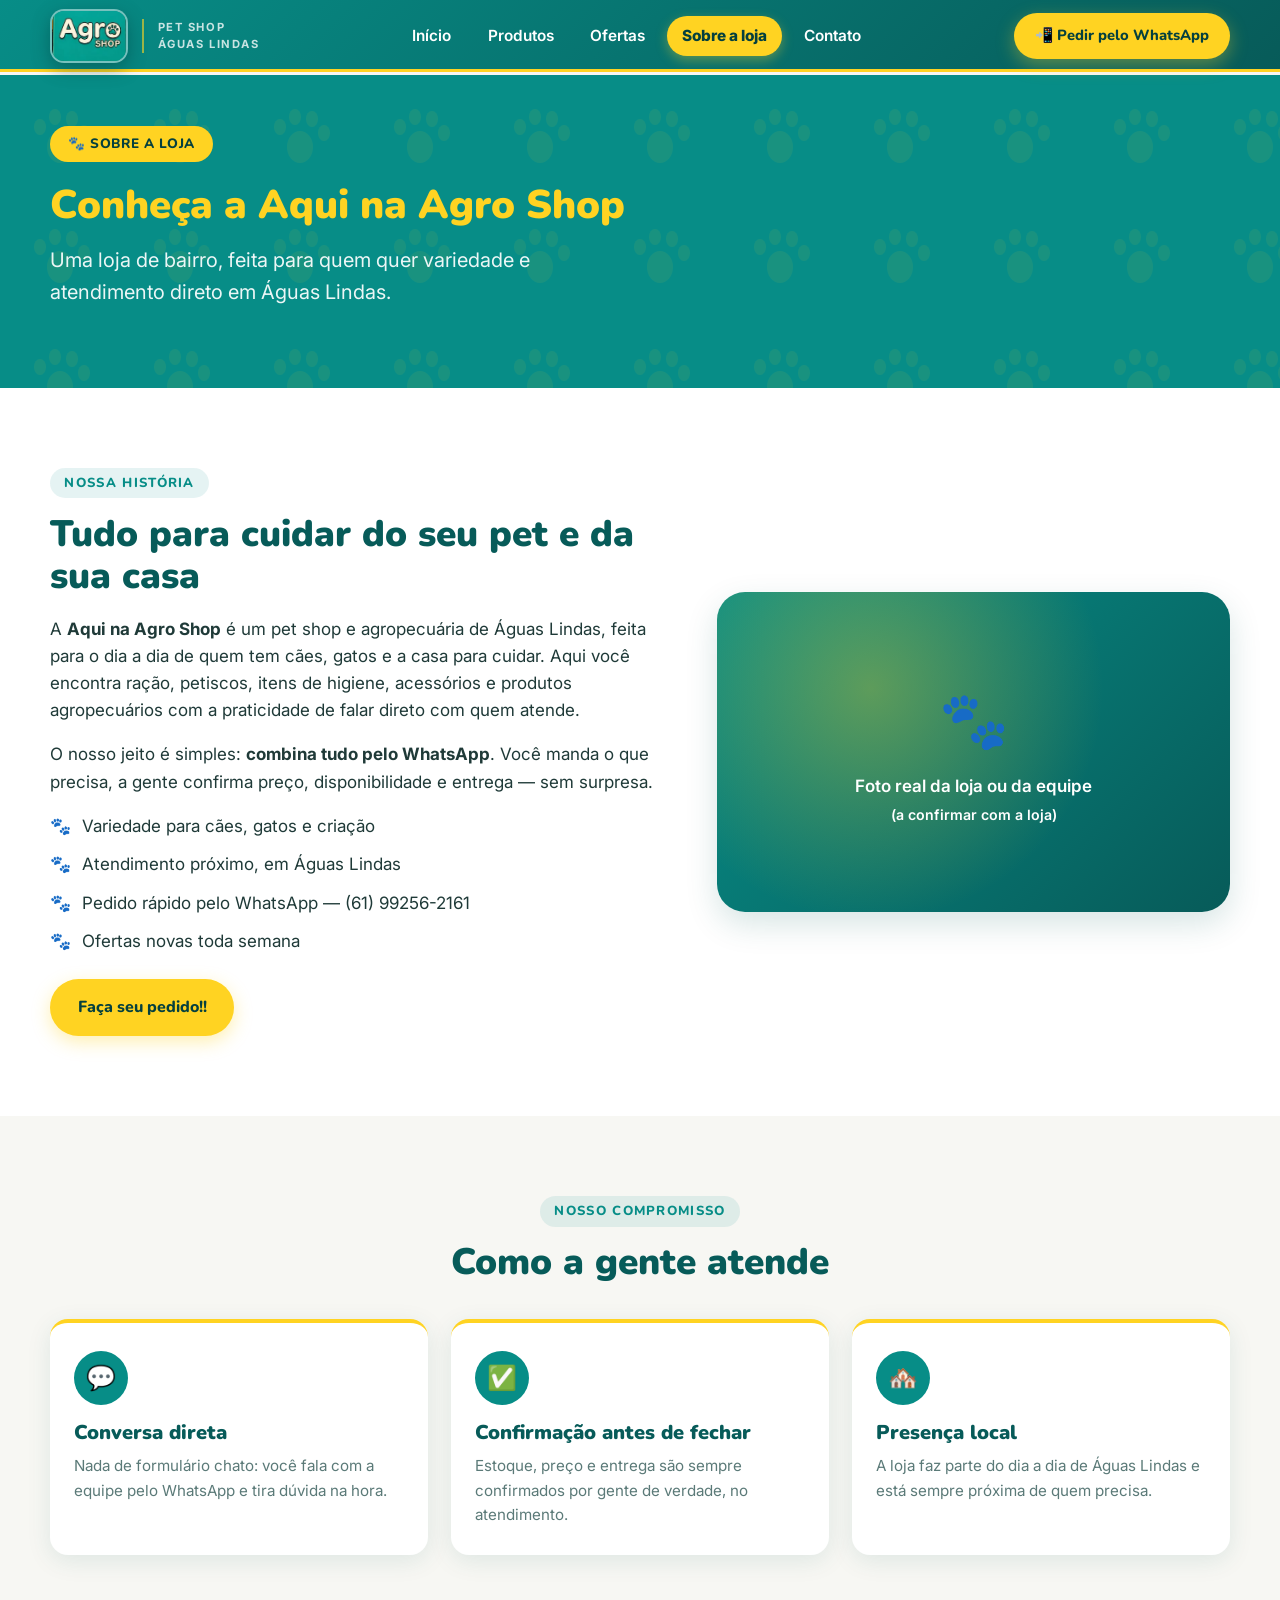
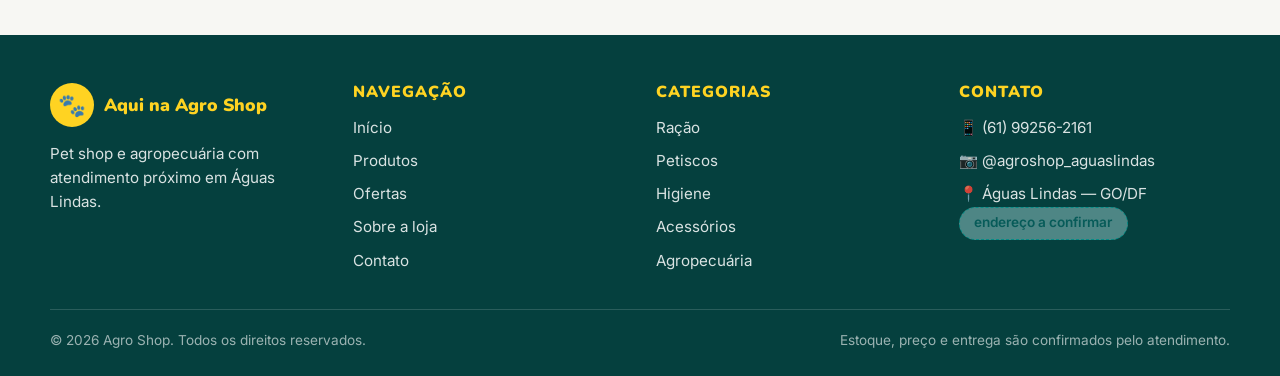
<file: sobre.html>
<!DOCTYPE html>
<html lang="pt-BR">
<head>
  <meta charset="UTF-8">
  <meta name="viewport" content="width=device-width, initial-scale=1.0">
  <title>Sobre a loja — Agro Shop | Águas Lindas</title>
  <meta name="description" content="Conheça a Agro Shop: pet shop e agropecuária com atendimento próximo em Águas Lindas. Variedade, preço combinado e pedido pelo WhatsApp.">
  <link rel="preconnect" href="https://fonts.googleapis.com">
  <link rel="preconnect" href="https://fonts.gstatic.com" crossorigin>
  <link href="https://fonts.googleapis.com/css2?family=Inter:wght@400;600;700&family=Nunito:wght@800;900&display=swap" rel="stylesheet">
  <link rel="stylesheet" href="css/style.css">
</head>
<body>
  <a class="pular-conteudo" href="#conteudo">Pular para o conteúdo</a>

  <header class="site-header">
    <div class="container header-inner">
      <a class="marca" href="index.html">
        <img class="marca__logo" src="img/logo.png" alt="Agro Shop" width="174" height="117">
        <span class="marca__tag">Pet shop<br>Águas Lindas</span>
      </a>
      <nav class="nav-principal" id="nav-principal" aria-label="Navegação principal">
        <a href="index.html">Início</a>
        <a href="produtos.html">Produtos</a>
        <a href="ofertas.html">Ofertas</a>
        <a href="sobre.html" aria-current="page">Sobre a loja</a>
        <a href="contato.html">Contato</a>
      </nav>
      <div class="header-acoes">
        <a class="btn btn--zap btn--pequeno" data-zap="Olá! Vim pelo site da Agro Shop."
           href="#" aria-label="Pedir pelo WhatsApp">📲 Pedir pelo WhatsApp</a>
        <button class="btn-menu" id="btn-menu" aria-expanded="false" aria-controls="nav-principal" aria-label="Abrir menu">☰</button>
      </div>
    </div>
  </header>

  <main id="conteudo">
    <section class="hero hero--compacto">
      <div class="container">
        <div class="hero__conteudo">
          <span class="hero__selo">🐾 Sobre a loja</span>
          <h1>Conheça a Aqui na Agro Shop</h1>
          <p class="hero__sub">
            Uma loja de bairro, feita para quem quer variedade e atendimento
            direto em Águas Lindas.
          </p>
        </div>
      </div>
    </section>

    <section class="secao secao--clara">
      <div class="container">
        <div class="grade-sobre">
          <div>
            <span class="acento" style="display:inline-block;font-family:var(--fonte-titulo);font-weight:800;font-size:.82rem;text-transform:uppercase;letter-spacing:.1em;color:var(--teal);background:rgba(7,141,135,.1);padding:.3rem .9rem;border-radius:999px;margin-bottom:.9rem;">Nossa história</span>
            <h2>Tudo para cuidar do seu pet e da sua casa</h2>
            <p>
              A <strong>Aqui na Agro Shop</strong> é um pet shop e agropecuária de
              Águas Lindas, feita para o dia a dia de quem tem cães, gatos e a casa
              para cuidar. Aqui você encontra ração, petiscos, itens de higiene,
              acessórios e produtos agropecuários com a praticidade de falar direto
              com quem atende.
            </p>
            <p>
              O nosso jeito é simples: <strong>combina tudo pelo WhatsApp</strong>.
              Você manda o que precisa, a gente confirma preço, disponibilidade e
              entrega — sem surpresa.
            </p>
            <ul class="lista-marcadores">
              <li>Variedade para cães, gatos e criação</li>
              <li>Atendimento próximo, em Águas Lindas</li>
              <li>Pedido rápido pelo WhatsApp — (61) 99256-2161</li>
              <li>Ofertas novas toda semana</li>
            </ul>
            <a class="btn btn--zap" data-zap="Olá! Vim pelo site da Agro Shop e gostaria de conhecer os produtos."
               href="#">Faça seu pedido!!</a>
          </div>
          <div class="foto-placeholder">
            <div>
              <span class="emoji" aria-hidden="true">🐾</span>
              <span>Foto real da loja ou da equipe<br>
              <small>(a confirmar com a loja)</small></span>
            </div>
          </div>
        </div>
      </div>
    </section>

    <section class="secao">
      <div class="container">
        <div class="cabecalho-secao cabecalho-secao--centro">
          <span class="acento">Nosso compromisso</span>
          <h2>Como a gente atende</h2>
        </div>
        <div class="grade-vantagens">
          <div class="card-vantagem">
            <span class="card-vantagem__icone" aria-hidden="true">💬</span>
            <h3>Conversa direta</h3>
            <p>Nada de formulário chato: você fala com a equipe pelo WhatsApp e tira dúvida na hora.</p>
          </div>
          <div class="card-vantagem">
            <span class="card-vantagem__icone" aria-hidden="true">✅</span>
            <h3>Confirmação antes de fechar</h3>
            <p>Estoque, preço e entrega são sempre confirmados por gente de verdade, no atendimento.</p>
          </div>
          <div class="card-vantagem">
            <span class="card-vantagem__icone" aria-hidden="true">🏘️</span>
            <h3>Presença local</h3>
            <p>A loja faz parte do dia a dia de Águas Lindas e está sempre próxima de quem precisa.</p>
          </div>
        </div>
      </div>
    </section>
  </main>

  <footer class="site-footer">
    <div class="container">
      <div class="footer-grade">
        <div>
          <div class="footer-marca">
            <span class="marca__selo" aria-hidden="true">🐾</span>
            <span class="marca__nome">Aqui na Agro Shop</span>
          </div>
          <p>Pet shop e agropecuária com atendimento próximo em Águas Lindas.</p>
        </div>
        <div>
          <h4>Navegação</h4>
          <ul>
            <li><a href="index.html">Início</a></li>
            <li><a href="produtos.html">Produtos</a></li>
            <li><a href="ofertas.html">Ofertas</a></li>
            <li><a href="sobre.html">Sobre a loja</a></li>
            <li><a href="contato.html">Contato</a></li>
          </ul>
        </div>
        <div>
          <h4>Categorias</h4>
          <ul>
            <li><a href="produtos.html?categoria=Ração">Ração</a></li>
            <li><a href="produtos.html?categoria=Petiscos">Petiscos</a></li>
            <li><a href="produtos.html?categoria=Higiene">Higiene</a></li>
            <li><a href="produtos.html?categoria=Acessórios">Acessórios</a></li>
            <li><a href="produtos.html?categoria=Agropecuária">Agropecuária</a></li>
          </ul>
        </div>
        <div>
          <h4>Contato</h4>
          <ul>
            <li>📱 <a href="tel:+5561992562161">(61) 99256-2161</a></li>
            <li>📷 <a href="https://instagram.com/agroshop_aguaslindas" target="_blank" rel="noopener">@agroshop_aguaslindas</a></li>
            <li>📍 Águas Lindas — GO/DF <span class="a-confirmar">endereço a confirmar</span></li>
          </ul>
        </div>
      </div>
      <div class="footer-obs">
        <span>© <span id="ano">2026</span> Agro Shop. Todos os direitos reservados.</span>
        <span>Estoque, preço e entrega são confirmados pelo atendimento.</span>
      </div>
    </div>
  </footer>

  <a class="zap-flutuante" data-zap="Olá! Vim pelo site da Agro Shop." href="#" aria-label="Falar no WhatsApp">💬</a>

  <script src="js/produtos.js"></script>
  <script src="js/main.js"></script>
</body>
</html>
</file>
<file: css/style.css>
/* =========================================================
   Agro Shop — Design System
   Identidade: teal + amarelo, cartões limpos, pegadas moderação
   ========================================================= */

:root {
  --teal: #078D87;
  --teal-dark: #075B59;
  --teal-deep: #05403E;
  --amarelo: #FFD322;
  --amarelo-dark: #EFC000;
  --branco: #F7F7F3;
  --azul-claro: #A9DCDC;
  --texto: #1F3A38;
  --texto-suave: #5B7A78;
  --branco-puro: #FFFFFF;

  --sombra: 0 6px 24px rgba(7, 91, 89, 0.10);
  --sombra-forte: 0 12px 32px rgba(7, 91, 89, 0.16);

  --raio: 18px;
  --raio-grande: 28px;
  --raio-pill: 999px;

  --fonte-titulo: "Nunito", "Baloo 2", system-ui, sans-serif;
  --fonte-corpo: "Inter", "Open Sans", system-ui, sans-serif;

  --largura: 1180px;
  --header-h: 72px;
}

/* ---------- Reset / base ---------- */
*, *::before, *::after { box-sizing: border-box; }

html { scroll-behavior: smooth; }

body {
  margin: 0;
  font-family: var(--fonte-corpo);
  font-size: 17px;
  line-height: 1.6;
  color: var(--texto);
  background: var(--branco);
  -webkit-font-smoothing: antialiased;
}

img { max-width: 100%; display: block; }

h1, h2, h3, h4 {
  font-family: var(--fonte-titulo);
  font-weight: 900;
  line-height: 1.15;
  margin: 0 0 0.5em;
  color: var(--teal-dark);
}

h1 { font-size: clamp(2rem, 5vw, 3.1rem); }
h2 { font-size: clamp(1.6rem, 3.5vw, 2.3rem); }
h3 { font-size: 1.25rem; }

p { margin: 0 0 1em; }

a { color: var(--teal-dark); }

:focus-visible {
  outline: 3px solid var(--amarelo);
  outline-offset: 3px;
  border-radius: 6px;
}

.container {
  width: min(var(--largura), 100% - 2.5rem);
  margin-inline: auto;
}

.secao { padding: clamp(3rem, 7vw, 5rem) 0; }
.secao--clara { background: var(--branco-puro); }

.pular-conteudo {
  position: absolute;
  left: -9999px;
  top: 0;
  background: var(--amarelo);
  color: var(--teal-deep);
  padding: 0.75rem 1.25rem;
  z-index: 200;
  font-weight: 700;
  border-radius: 0 0 10px 0;
}
.pular-conteudo:focus { left: 0; }

.texto-suave { color: var(--texto-suave); }

/* ---------- Botões ---------- */
.btn {
  display: inline-flex;
  align-items: center;
  justify-content: center;
  gap: 0.5rem;
  font-family: var(--fonte-titulo);
  font-weight: 800;
  font-size: 1rem;
  padding: 0.85rem 1.6rem;
  border-radius: var(--raio-pill);
  border: 2px solid transparent;
  cursor: pointer;
  text-decoration: none;
  transition: transform 0.15s ease, box-shadow 0.15s ease, background 0.15s ease;
  min-height: 48px;
}
.btn:hover { transform: translateY(-2px); }
.btn:active { transform: translateY(0); }

.btn--zap {
  background: var(--amarelo);
  color: var(--teal-deep);
  box-shadow: 0 6px 18px rgba(255, 211, 34, 0.35);
}
.btn--zap:hover { background: var(--amarelo-dark); }

.btn--teal {
  background: var(--teal);
  color: var(--branco-puro);
}
.btn--teal:hover { background: var(--teal-dark); }

.btn--contorno-claro {
  background: transparent;
  color: var(--branco-puro);
  border-color: rgba(255, 255, 255, 0.65);
}
.btn--contorno-claro:hover { background: rgba(255, 255, 255, 0.12); }

.btn--contorno-teal {
  background: transparent;
  color: var(--teal-dark);
  border-color: var(--teal);
}
.btn--contorno-teal:hover { background: rgba(7, 141, 135, 0.08); }

.btn--pequeno { padding: 0.6rem 1.2rem; font-size: 0.92rem; min-height: 42px; }
.btn--bloco { width: 100%; }

/* ---------- Header ---------- */
.site-header {
  position: sticky;
  top: 0;
  z-index: 100;
  background: linear-gradient(135deg, var(--teal) 0%, var(--teal-dark) 100%);
  transition: box-shadow 0.2s ease;
  border-bottom: 3px solid transparent;
  background-clip: padding-box;
  box-shadow: inset 0 -3px 0 var(--amarelo);
}
.site-header.sombra { box-shadow: inset 0 -3px 0 var(--amarelo), 0 10px 30px rgba(4, 64, 62, 0.35); }

.header-inner {
  display: flex;
  align-items: center;
  justify-content: space-between;
  gap: 1.5rem;
  min-height: var(--header-h);
}

.marca {
  display: inline-flex;
  align-items: center;
  gap: 0.85rem;
  text-decoration: none;
  color: var(--branco-puro);
}
.marca__logo {
  height: 54px;
  width: auto;
  border-radius: 14px;
  border: 2px solid rgba(255, 255, 255, 0.45);
  box-shadow: 0 6px 18px rgba(4, 64, 62, 0.45);
  background: var(--teal);
  transition: transform 0.15s ease, box-shadow 0.15s ease;
}
.marca:hover .marca__logo {
  transform: translateY(-2px) rotate(-1deg);
  box-shadow: 0 10px 24px rgba(4, 64, 62, 0.55);
}
.marca__nome {
  font-family: var(--fonte-titulo);
  font-weight: 900;
  font-size: 1.2rem;
  line-height: 1.1;
  color: var(--amarelo);
}
.marca__nome span {
  display: block;
  font-size: 0.7rem;
  font-weight: 700;
  color: var(--branco-puro);
  letter-spacing: 0.08em;
  text-transform: uppercase;
}
.marca__nome.oculto { display: none; }

.marca__tag {
  font-size: 0.7rem;
  font-weight: 700;
  letter-spacing: 0.14em;
  text-transform: uppercase;
  color: rgba(255, 255, 255, 0.78);
  line-height: 1.5;
  border-left: 2px solid rgba(255, 211, 34, 0.6);
  padding-left: 0.85rem;
}

.nav-principal { display: flex; align-items: center; gap: 0.4rem; }
.nav-principal a {
  color: var(--branco-puro);
  text-decoration: none;
  font-weight: 600;
  font-size: 0.96rem;
  padding: 0.5rem 0.95rem;
  border-radius: var(--raio-pill);
  position: relative;
  transition: background 0.15s ease, color 0.15s ease;
}
.nav-principal a:hover { background: rgba(255, 255, 255, 0.14); }
.nav-principal a[aria-current="page"] {
  color: var(--teal-deep);
  background: var(--amarelo);
  font-weight: 800;
  box-shadow: 0 4px 12px rgba(255, 211, 34, 0.35);
}

.header-acoes { display: flex; align-items: center; gap: 0.75rem; }

.btn-menu {
  display: none;
  background: transparent;
  border: 2px solid rgba(255, 255, 255, 0.5);
  border-radius: 12px;
  width: 46px;
  height: 46px;
  cursor: pointer;
  color: var(--branco-puro);
  font-size: 1.3rem;
  line-height: 1;
}

/* ---------- Hero ---------- */
.hero {
  position: relative;
  background: var(--teal);
  color: var(--branco-puro);
  overflow: hidden;
  background-image: url("data:image/svg+xml,%3Csvg xmlns='http://www.w3.org/2000/svg' width='120' height='120' viewBox='0 0 120 120'%3E%3Cg fill='%23FFD322' fill-opacity='0.07'%3E%3Cellipse cx='60' cy='72' rx='13' ry='16'/%3E%3Cellipse cx='40' cy='52' rx='6' ry='8'/%3E%3Cellipse cx='55' cy='42' rx='6' ry='8'/%3E%3Cellipse cx='72' cy='44' rx='6' ry='8'/%3E%3Cellipse cx='84' cy='58' rx='6' ry='8'/%3E%3C/g%3E%3C/svg%3E");
}

.hero__conteudo {
  position: relative;
  z-index: 1;
  padding: clamp(3.5rem, 8vw, 6rem) 0;
  max-width: 720px;
}

.hero__selo {
  display: inline-flex;
  align-items: center;
  gap: 0.5rem;
  background: var(--amarelo);
  color: var(--teal-deep);
  font-family: var(--fonte-titulo);
  font-weight: 800;
  font-size: 0.85rem;
  text-transform: uppercase;
  letter-spacing: 0.05em;
  padding: 0.45rem 1.1rem;
  border-radius: var(--raio-pill);
  margin-bottom: 1.25rem;
}

.hero h1 { color: var(--amarelo); margin-bottom: 0.4em; }
.hero h1 .linha-clara { color: var(--branco-puro); display: block; font-size: 0.62em; }

.hero__sub {
  font-size: clamp(1.05rem, 2vw, 1.25rem);
  color: rgba(255, 255, 255, 0.92);
  max-width: 560px;
  margin-bottom: 1.75rem;
}

.hero__acoes { display: flex; flex-wrap: wrap; gap: 0.9rem; margin-bottom: 2rem; }

.hero__chips { display: flex; flex-wrap: wrap; gap: 0.6rem 1.4rem; list-style: none; padding: 0; margin: 0; }
.hero__chips li {
  display: flex;
  align-items: center;
  gap: 0.5rem;
  font-size: 0.95rem;
  color: rgba(255, 255, 255, 0.92);
}
.hero__chips .icone {
  width: 30px;
  height: 30px;
  border-radius: 50%;
  background: rgba(255, 255, 255, 0.16);
  display: grid;
  place-items: center;
  font-size: 0.95rem;
  flex-shrink: 0;
}

/* Hero compacto (páginas internas) */
.hero--compacto { padding: clamp(2.2rem, 5vw, 3.2rem) 0; }
.hero--compacto .hero__conteudo { padding: 0; max-width: 780px; }
.hero--compacto h1 { font-size: clamp(1.8rem, 4vw, 2.5rem); }

/* ---------- Cabeçalhos de seção ---------- */
.cabecalho-secao { max-width: 640px; margin-bottom: 2.25rem; }
.cabecalho-secao--centro { margin-inline: auto; text-align: center; }
.cabecalho-secao .acento {
  display: inline-block;
  font-family: var(--fonte-titulo);
  font-weight: 800;
  font-size: 0.82rem;
  text-transform: uppercase;
  letter-spacing: 0.1em;
  color: var(--teal);
  background: rgba(7, 141, 135, 0.1);
  padding: 0.3rem 0.9rem;
  border-radius: var(--raio-pill);
  margin-bottom: 0.9rem;
}
.cabecalho-secao p { color: var(--texto-suave); font-size: 1.05rem; margin-bottom: 0; }

/* ---------- Categorias ---------- */
.grade-categorias {
  display: grid;
  grid-template-columns: repeat(auto-fit, minmax(160px, 1fr));
  gap: 1.1rem;
}

.card-categoria {
  background: var(--branco-puro);
  border: 1px solid rgba(7, 141, 135, 0.14);
  border-radius: var(--raio);
  padding: 1.5rem 1rem;
  text-align: center;
  text-decoration: none;
  color: var(--texto);
  box-shadow: var(--sombra);
  transition: transform 0.15s ease, box-shadow 0.15s ease, border-color 0.15s ease;
}
.card-categoria:hover {
  transform: translateY(-4px);
  box-shadow: var(--sombra-forte);
  border-color: var(--amarelo);
}
.card-categoria__icone {
  width: 58px;
  height: 58px;
  margin: 0 auto 0.85rem;
  border-radius: 50%;
  background: rgba(255, 211, 34, 0.22);
  display: grid;
  place-items: center;
  font-size: 1.6rem;
}
.card-categoria strong {
  display: block;
  font-family: var(--fonte-titulo);
  font-weight: 800;
  color: var(--teal-dark);
  font-size: 1.02rem;
}
.card-categoria span { font-size: 0.85rem; color: var(--texto-suave); }

/* ---------- Cards de produto ---------- */
.grade-produtos {
  display: grid;
  grid-template-columns: repeat(auto-fill, minmax(235px, 1fr));
  gap: 1.4rem;
}

.card-produto {
  position: relative;
  display: flex;
  flex-direction: column;
  background: var(--branco-puro);
  border: 1px solid rgba(7, 141, 135, 0.12);
  border-radius: var(--raio);
  overflow: hidden;
  box-shadow: var(--sombra);
  transition: transform 0.15s ease, box-shadow 0.15s ease;
}
.card-produto:hover { transform: translateY(-4px); box-shadow: var(--sombra-forte); }

.card-produto__badge {
  position: absolute;
  top: 12px;
  left: 12px;
  z-index: 2;
  background: var(--amarelo);
  color: var(--teal-deep);
  font-family: var(--fonte-titulo);
  font-weight: 800;
  font-size: 0.75rem;
  text-transform: uppercase;
  letter-spacing: 0.04em;
  padding: 0.35rem 0.85rem;
  border-radius: var(--raio-pill);
  box-shadow: 0 3px 10px rgba(0, 0, 0, 0.12);
}

/* Placeholder de foto — substituir por <img src="img/produtos/..." alt="..."> */
.card-produto__foto {
  height: 165px;
  display: grid;
  place-items: center;
  font-size: 3.4rem;
  background:
    radial-gradient(circle at 50% 40%, rgba(169, 220, 220, 0.55), rgba(169, 220, 220, 0.15)),
    var(--branco);
  border-bottom: 1px solid rgba(7, 141, 135, 0.1);
}

.card-produto__corpo {
  display: flex;
  flex-direction: column;
  flex: 1;
  padding: 1.1rem 1.15rem 1.25rem;
}
.card-produto__categoria {
  font-size: 0.75rem;
  font-weight: 700;
  text-transform: uppercase;
  letter-spacing: 0.07em;
  color: var(--teal);
  margin-bottom: 0.35rem;
}
.card-produto h3 {
  font-size: 1.05rem;
  margin-bottom: 0.4rem;
  color: var(--teal-dark);
}
.card-produto__desc {
  font-size: 0.88rem;
  color: var(--texto-suave);
  margin-bottom: 1rem;
  flex: 1;
}

.bloco-preco { display: flex; align-items: baseline; flex-wrap: wrap; gap: 0.5rem; margin-bottom: 1rem; }
.preco {
  font-family: var(--fonte-titulo);
  font-weight: 900;
  font-size: 1.35rem;
  text-transform: uppercase;
  color: var(--teal-deep);
  background: var(--amarelo);
  padding: 0.15rem 0.6rem;
  border-radius: 10px;
  letter-spacing: 0.01em;
}
.preco--de {
  font-size: 0.92rem;
  font-weight: 600;
  color: var(--texto-suave);
  text-decoration: line-through;
  background: none;
  padding: 0;
}
.preco--consulta {
  font-family: var(--fonte-titulo);
  font-weight: 800;
  font-size: 0.95rem;
  color: var(--teal-dark);
  background: rgba(169, 220, 220, 0.5);
  padding: 0.3rem 0.7rem;
  border-radius: 10px;
}

/* ---------- Vantagens ---------- */
.grade-vantagens {
  display: grid;
  grid-template-columns: repeat(auto-fit, minmax(250px, 1fr));
  gap: 1.4rem;
}
.card-vantagem {
  background: var(--branco-puro);
  border-radius: var(--raio);
  padding: 1.75rem 1.5rem;
  box-shadow: var(--sombra);
  border-top: 4px solid var(--amarelo);
}
.card-vantagem__icone {
  width: 54px;
  height: 54px;
  border-radius: 50%;
  background: var(--teal);
  color: var(--branco-puro);
  display: grid;
  place-items: center;
  font-size: 1.5rem;
  margin-bottom: 1rem;
}
.card-vantagem h3 { color: var(--teal-dark); }
.card-vantagem p { color: var(--texto-suave); font-size: 0.95rem; margin-bottom: 0; }

/* ---------- Painel de contato (azul-claro) ---------- */
.painel-contato {
  background: var(--azul-claro);
  border-radius: var(--raio-grande);
  padding: clamp(2rem, 5vw, 3rem);
  display: grid;
  grid-template-columns: 1.1fr 1fr;
  gap: 2rem;
  align-items: center;
  position: relative;
  overflow: hidden;
}
.painel-contato::after {
  content: "";
  position: absolute;
  right: -60px;
  top: -60px;
  width: 200px;
  height: 200px;
  border-radius: 50%;
  background: rgba(255, 211, 34, 0.35);
}
.painel-contato > * { position: relative; z-index: 1; }
.painel-contato h2 { color: var(--teal-deep); }
.painel-contato p { color: var(--teal-dark); }

.contato-lista { list-style: none; padding: 0; margin: 0; display: grid; gap: 0.9rem; }
.contato-lista li { display: flex; align-items: center; gap: 0.9rem; }
.contato-lista .icone {
  width: 46px;
  height: 46px;
  border-radius: 50%;
  background: var(--teal);
  color: var(--branco-puro);
  display: grid;
  place-items: center;
  font-size: 1.2rem;
  flex-shrink: 0;
}
.contato-lista .rotulo {
  display: block;
  font-size: 0.78rem;
  text-transform: uppercase;
  letter-spacing: 0.07em;
  color: var(--teal-dark);
  font-weight: 700;
}
.contato-lista a, .contato-lista .valor {
  font-family: var(--fonte-titulo);
  font-weight: 800;
  font-size: 1.05rem;
  color: var(--teal-deep);
  text-decoration: none;
}
.contato-lista a:hover { text-decoration: underline; }

/* ---------- Faixa de rodapé / Footer ---------- */
.marca__selo {
  width: 44px;
  height: 44px;
  border-radius: 50%;
  background: var(--amarelo);
  display: grid;
  place-items: center;
  font-size: 1.4rem;
  flex-shrink: 0;
}

.site-footer {
  background: var(--teal-deep);
  color: rgba(255, 255, 255, 0.85);
  padding: 3rem 0 1.5rem;
  font-size: 0.95rem;
}
.footer-grade {
  display: grid;
  grid-template-columns: repeat(auto-fit, minmax(200px, 1fr));
  gap: 2rem;
  margin-bottom: 2.25rem;
}
.site-footer h4 {
  color: var(--amarelo);
  font-size: 1rem;
  text-transform: uppercase;
  letter-spacing: 0.06em;
  margin-bottom: 0.9rem;
}
.site-footer ul { list-style: none; padding: 0; margin: 0; display: grid; gap: 0.55rem; }
.site-footer a { color: rgba(255, 255, 255, 0.85); text-decoration: none; }
.site-footer a:hover { color: var(--amarelo); }
.footer-marca { display: flex; align-items: center; gap: 0.6rem; margin-bottom: 0.9rem; }
.footer-marca .marca__nome { font-size: 1.1rem; }
.footer-obs {
  border-top: 1px solid rgba(255, 255, 255, 0.15);
  padding-top: 1.25rem;
  display: flex;
  flex-wrap: wrap;
  gap: 0.5rem 1.5rem;
  justify-content: space-between;
  font-size: 0.85rem;
  color: rgba(255, 255, 255, 0.6);
}

/* ---------- Busca e filtros ---------- */
.barra-busca { display: flex; gap: 0.75rem; flex-wrap: wrap; margin-bottom: 1.25rem; }
.campo-busca {
  flex: 1;
  min-width: 240px;
  position: relative;
}
.campo-busca input {
  width: 100%;
  font: inherit;
  font-size: 1rem;
  padding: 0.9rem 1.2rem 0.9rem 3rem;
  border: 2px solid rgba(7, 141, 135, 0.25);
  border-radius: var(--raio-pill);
  background: var(--branco-puro);
  color: var(--texto);
}
.campo-busca input:focus { border-color: var(--teal); outline: none; }
.campo-busca::before {
  content: "🔍";
  position: absolute;
  left: 1.05rem;
  top: 50%;
  transform: translateY(-50%);
  font-size: 1rem;
  opacity: 0.75;
}

.filtros { display: flex; flex-wrap: wrap; gap: 0.6rem; margin-bottom: 2rem; }
.filtro {
  font-family: var(--fonte-titulo);
  font-weight: 700;
  font-size: 0.92rem;
  padding: 0.55rem 1.2rem;
  border-radius: var(--raio-pill);
  border: 2px solid rgba(7, 141, 135, 0.3);
  background: var(--branco-puro);
  color: var(--teal-dark);
  cursor: pointer;
  transition: all 0.15s ease;
}
.filtro:hover { border-color: var(--teal); }
.filtro[aria-pressed="true"] {
  background: var(--teal);
  border-color: var(--teal);
  color: var(--branco-puro);
}

.contador-resultados { font-size: 0.95rem; color: var(--texto-suave); margin-bottom: 1.25rem; }

/* ---------- Estados vazios ---------- */
.estado-vazio {
  text-align: center;
  padding: 3.5rem 1.5rem;
  background: var(--branco-puro);
  border: 2px dashed rgba(7, 141, 135, 0.3);
  border-radius: var(--raio-grande);
}
.estado-vazio .patinho { font-size: 3rem; display: block; margin-bottom: 0.75rem; }
.estado-vazio h3 { color: var(--teal-dark); }
.estado-vazio p { color: var(--texto-suave); }

/* ---------- Informação a confirmar ---------- */
.a-confirmar {
  display: inline-flex;
  align-items: center;
  gap: 0.4rem;
  font-size: 0.85rem;
  font-weight: 600;
  color: var(--teal-dark);
  background: rgba(169, 220, 220, 0.45);
  border: 1.5px dashed var(--teal);
  border-radius: var(--raio-pill);
  padding: 0.3rem 0.9rem;
}

/* ---------- Nota legal ---------- */
.nota-legal {
  font-size: 0.88rem;
  color: var(--texto-suave);
  background: rgba(169, 220, 220, 0.28);
  border-left: 4px solid var(--teal);
  border-radius: 0 12px 12px 0;
  padding: 0.9rem 1.1rem;
  margin-top: 2rem;
}

/* ---------- Sobre / conteúdo ---------- */
.grade-sobre {
  display: grid;
  grid-template-columns: 1.1fr 0.9fr;
  gap: 2.5rem;
  align-items: center;
}
.foto-placeholder {
  border-radius: var(--raio-grande);
  background:
    radial-gradient(circle at 30% 30%, rgba(255, 211, 34, 0.35), transparent 55%),
    linear-gradient(135deg, var(--teal), var(--teal-dark));
  color: var(--branco-puro);
  min-height: 320px;
  display: grid;
  place-items: center;
  text-align: center;
  padding: 2rem;
  font-weight: 600;
  box-shadow: var(--sombra-forte);
}
.foto-placeholder .emoji { font-size: 3.5rem; display: block; margin-bottom: 0.5rem; }

.lista-marcadores { list-style: none; padding: 0; margin: 0 0 1.5rem; display: grid; gap: 0.7rem; }
.lista-marcadores li {
  display: flex;
  gap: 0.7rem;
  align-items: flex-start;
}
.lista-marcadores li::before {
  content: "🐾";
  flex-shrink: 0;
}

/* ---------- Mapa ---------- */
.mapa-placeholder {
  border-radius: var(--raio-grande);
  background: var(--azul-claro);
  min-height: 280px;
  display: grid;
  place-items: center;
  text-align: center;
  padding: 2rem;
  color: var(--teal-deep);
  font-weight: 600;
  border: 2px dashed var(--teal);
}

/* ---------- Barra flutuante WhatsApp (mobile) ---------- */
.zap-flutuante {
  position: fixed;
  right: 16px;
  bottom: 16px;
  z-index: 90;
  width: 58px;
  height: 58px;
  border-radius: 50%;
  background: #25D366;
  color: #fff;
  display: none;
  place-items: center;
  font-size: 1.7rem;
  box-shadow: 0 8px 22px rgba(0, 0, 0, 0.28);
  text-decoration: none;
}
.zap-flutuante:hover { transform: scale(1.06); }

/* ---------- Responsivo ---------- */
@media (max-width: 960px) {
  .painel-contato { grid-template-columns: 1fr; }
  .grade-sobre { grid-template-columns: 1fr; }
}

@media (max-width: 860px) {
  .nav-principal {
    position: absolute;
    top: var(--header-h);
    left: 0;
    right: 0;
    background: var(--teal-dark);
    flex-direction: column;
    align-items: stretch;
    gap: 0;
    padding: 0.5rem 0;
    display: none;
    box-shadow: var(--sombra-forte);
  }
  .nav-principal.aberto { display: flex; }
  .nav-principal a {
    padding: 0.95rem 1.5rem;
    border-bottom: none;
    border-left: 4px solid transparent;
  }
  .nav-principal a[aria-current="page"] {
    background: var(--amarelo);
    color: var(--teal-deep);
    font-weight: 800;
    border-left-color: var(--teal-deep);
  }
  .btn-menu { display: block; }
  .header-acoes .btn { display: none; }
  .zap-flutuante { display: grid; }
  .marca__logo { height: 46px; }
  .marca__tag { display: none; }
}

@media (max-width: 400px) {
  .marca__logo { height: 40px; }
}

@media (max-width: 520px) {
  body { font-size: 16.5px; }
  .grade-produtos { grid-template-columns: repeat(auto-fill, minmax(150px, 1fr)); gap: 0.9rem; }
  .card-produto__foto { height: 120px; font-size: 2.6rem; }
  .card-produto__corpo { padding: 0.85rem 0.9rem 1rem; }
  .card-produto h3 { font-size: 0.95rem; }
  .preco { font-size: 1.1rem; }
  .hero__acoes .btn { width: 100%; }
}

@media (prefers-reduced-motion: reduce) {
  html { scroll-behavior: auto; }
  *, *::before, *::after { transition: none !important; animation: none !important; }
}
</file>
